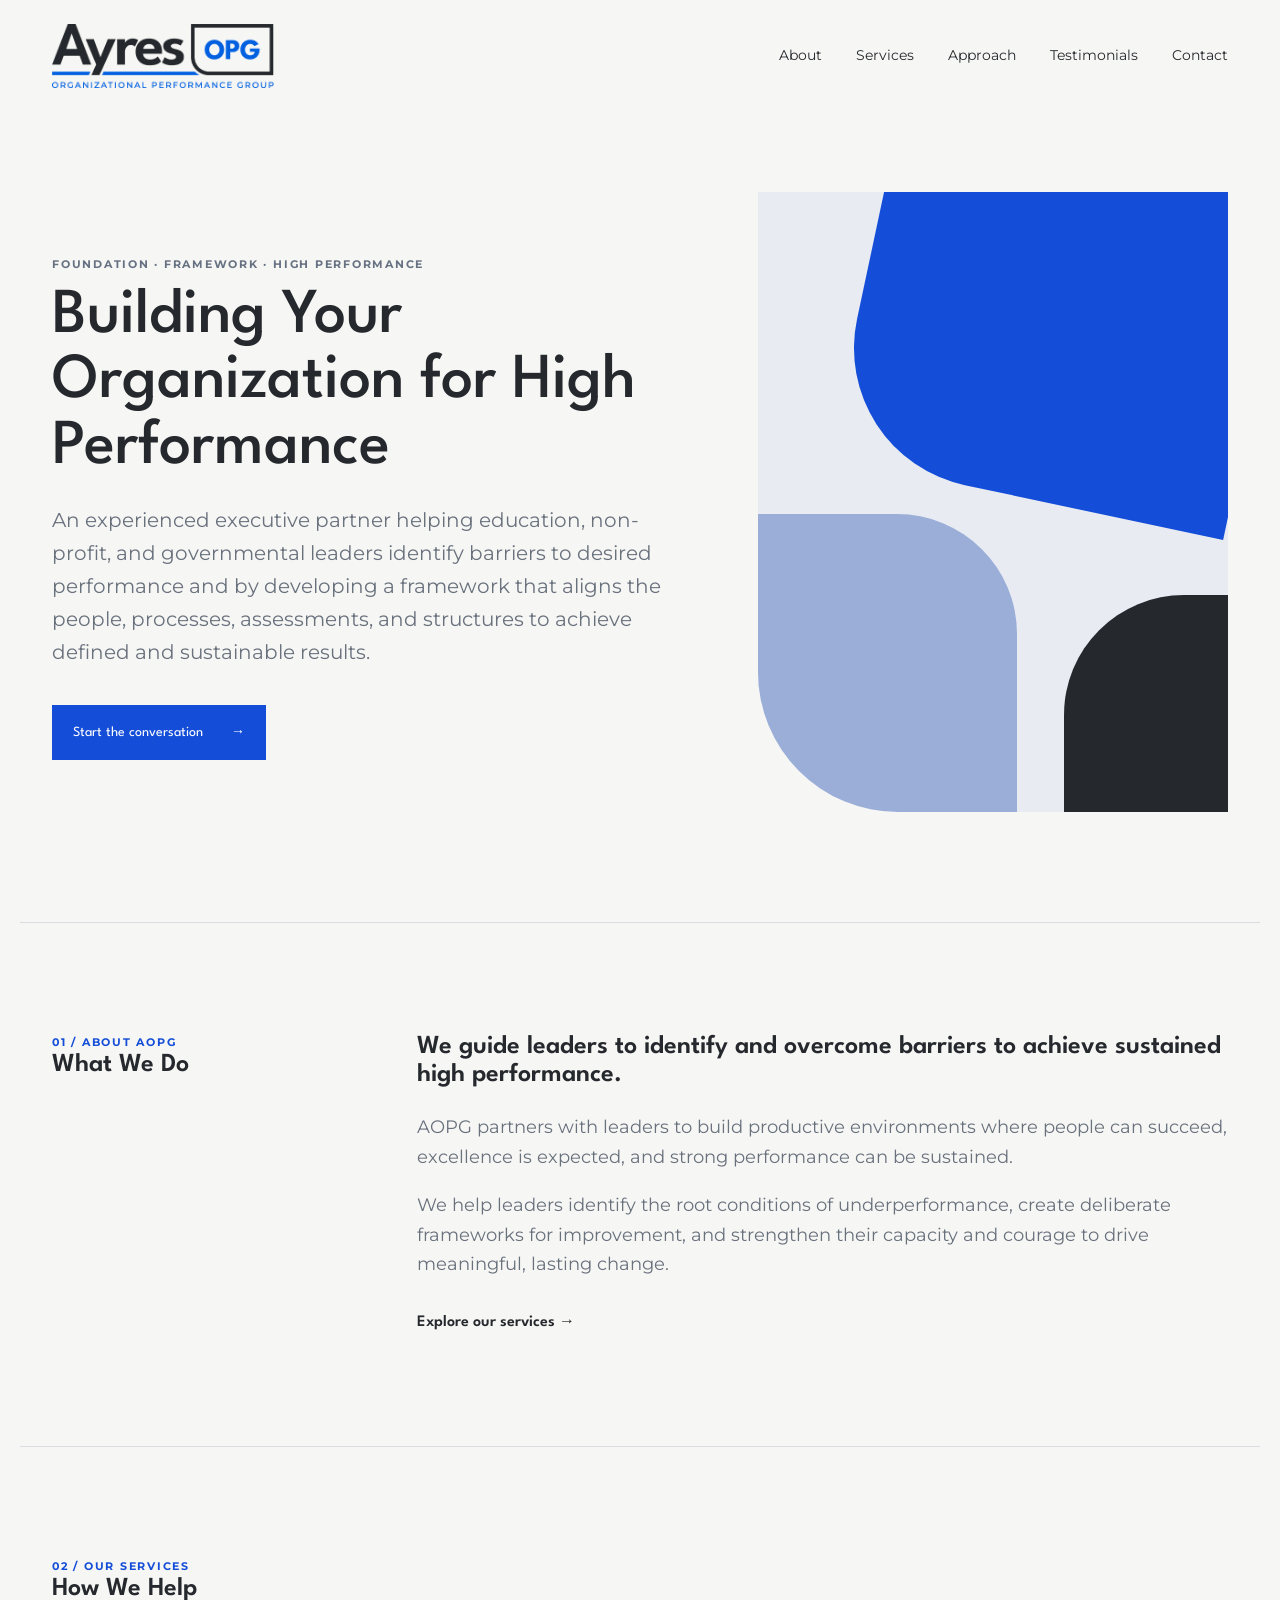
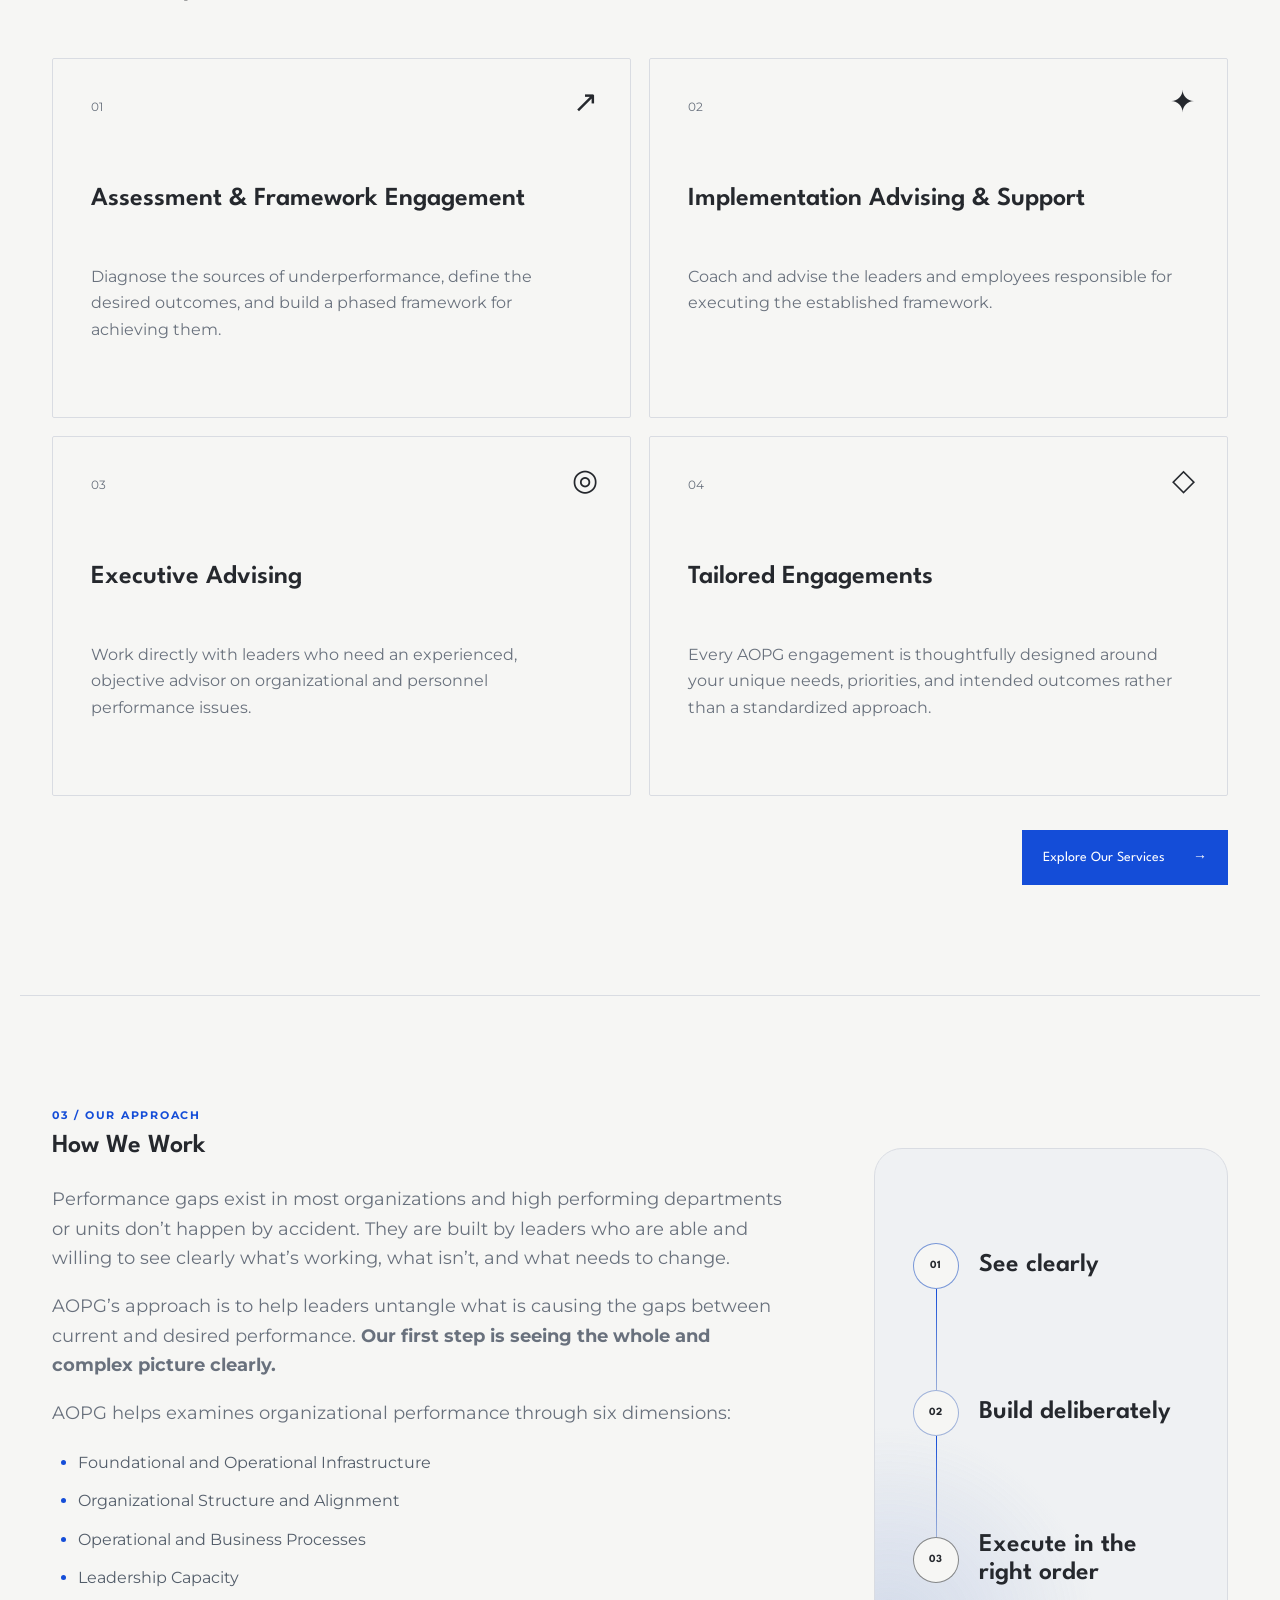
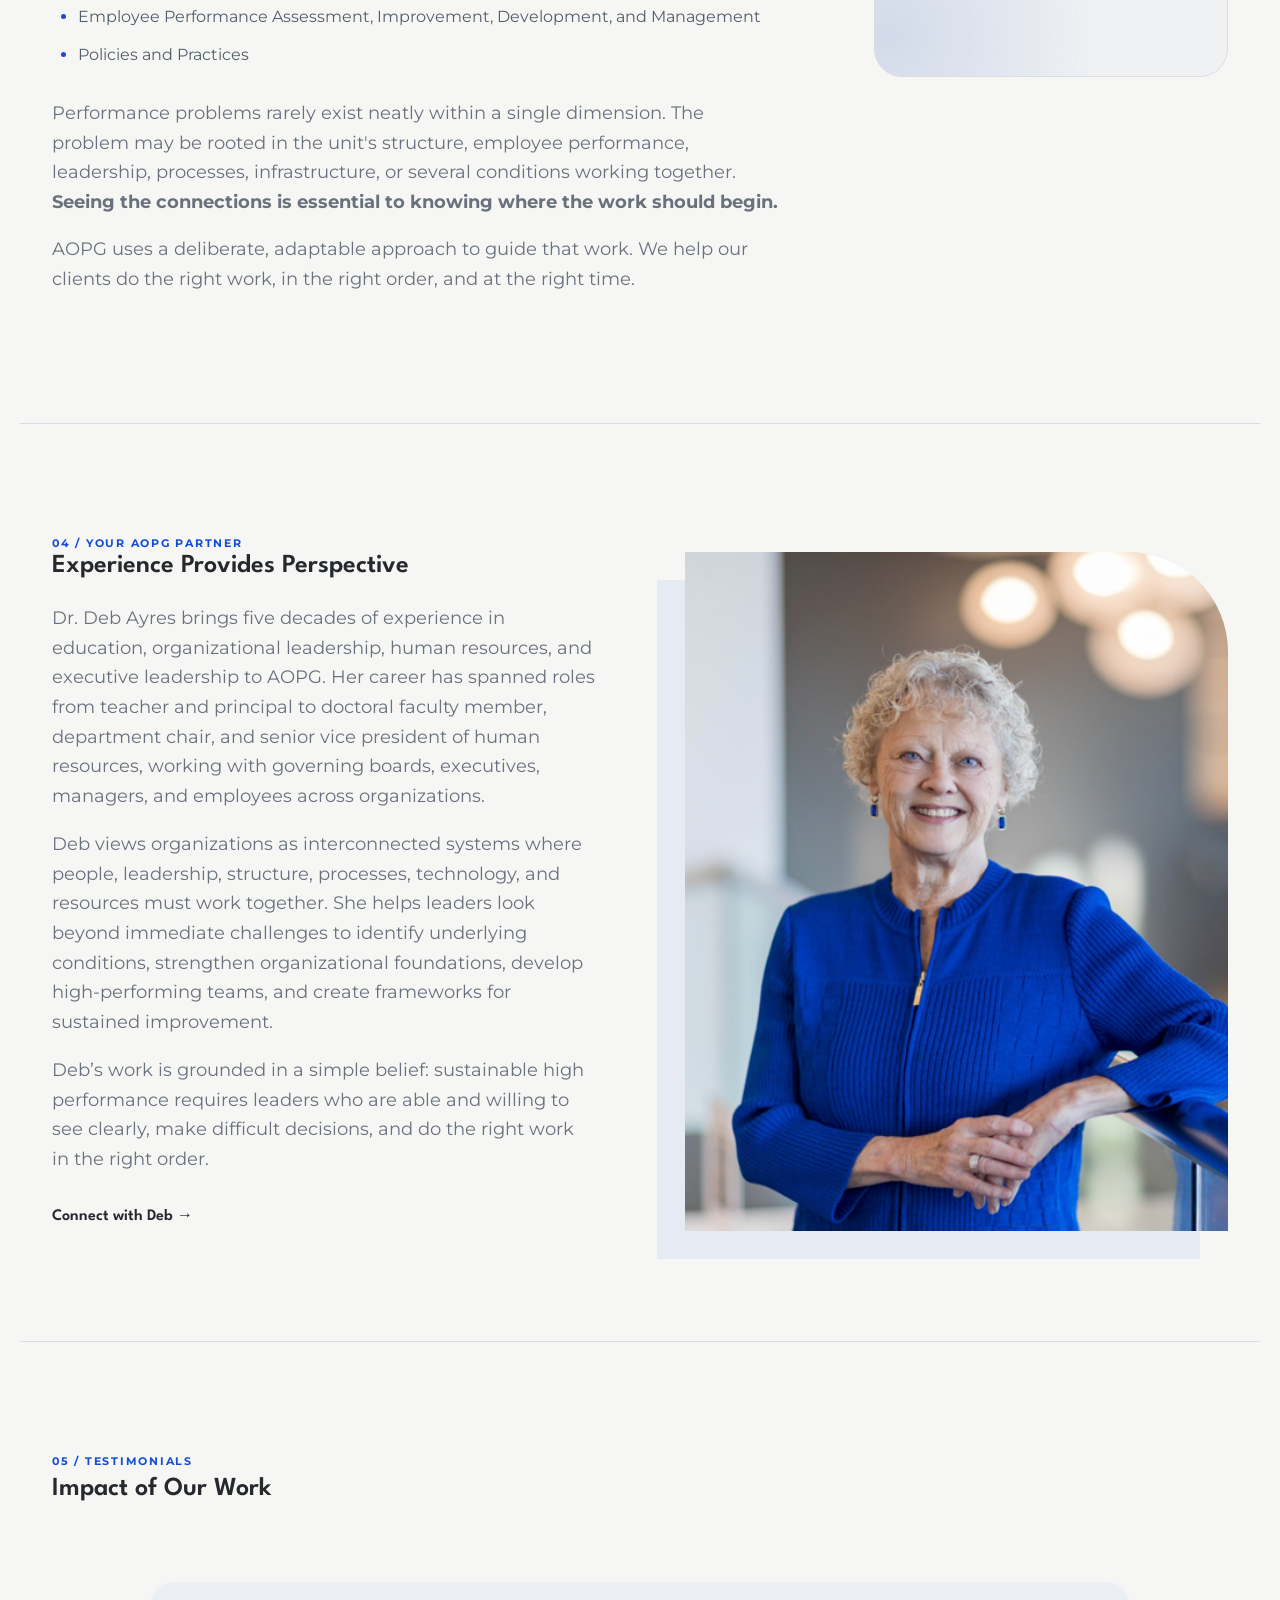
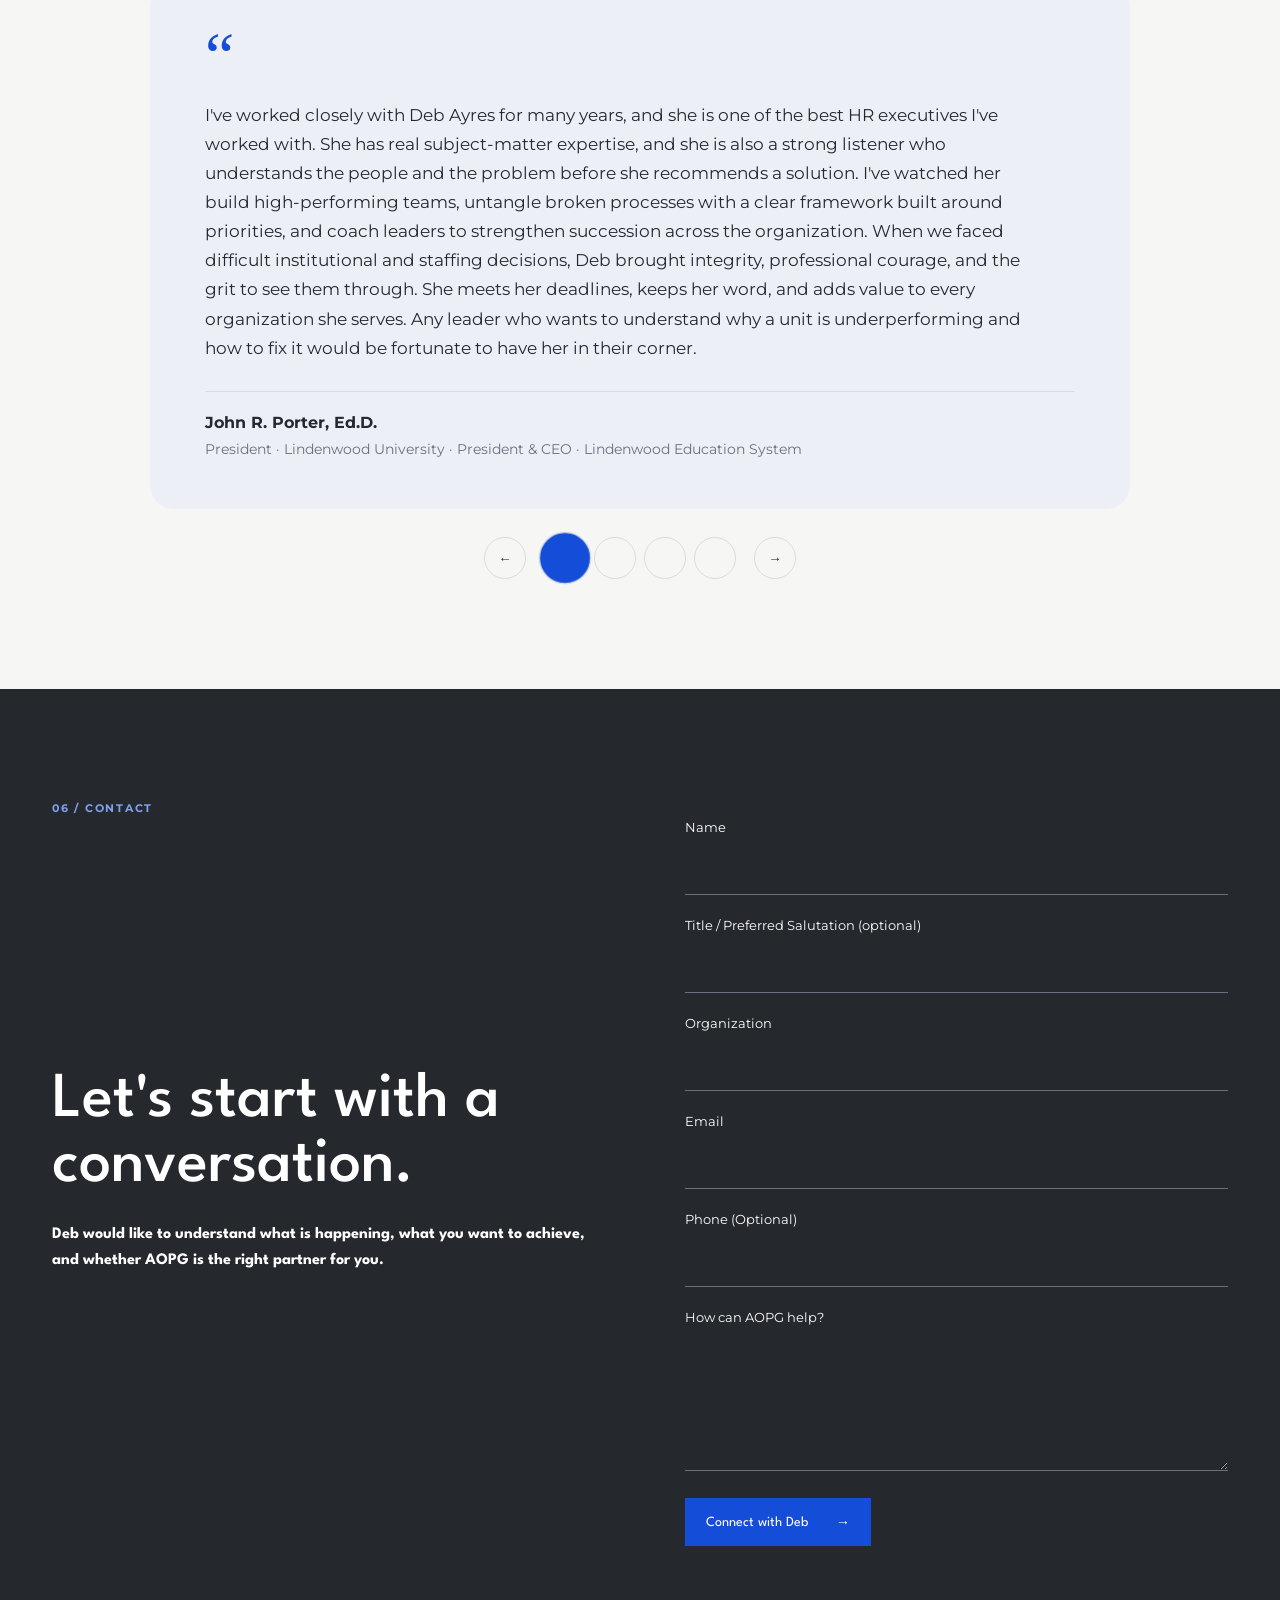
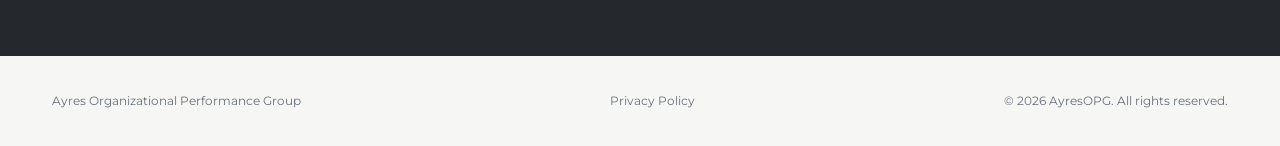
<file: index.html>
<!doctype html>
<html lang="en">
<head>
  <meta charset="utf-8">
  <meta name="viewport" content="width=device-width, initial-scale=1">
  <meta name="description" content="Ayres Organizational Performance Group">
  <title>Ayres Organizational Performance Group</title>
  <link rel="preconnect" href="https://fonts.googleapis.com">
  <link rel="preconnect" href="https://fonts.gstatic.com" crossorigin>
  <link href="https://fonts.googleapis.com/css2?family=League+Spartan:wght@400;500;600;700&family=Montserrat:wght@400;500;600;700&display=swap" rel="stylesheet">
  <!-- Favicons -->
  <link rel="icon" type="image/png" sizes="32x32" href="favicon-32x32.png">
  <link rel="icon" type="image/png" sizes="16x16" href="favicon-16x16.png">
  <link rel="stylesheet" href="styles.css">
</head>
<body>
  <header class="site-header">
    <a class="brand" href="#top" aria-label="Ayres Organizational Performance Group home"><img src="logo1.png" alt="Ayres OPG"></a>
    <button class="menu-toggle" aria-expanded="false" aria-controls="site-nav">Menu</button>
    <nav id="site-nav" class="site-nav">
      <a href="#about">About</a>
      <a href="#services">Services</a>
      <a href="#approach">Approach</a>
      <a href="#testimonials">Testimonials</a>
      <a href="#contact" >Contact</a>
      <!-- <a class="nav-detail-link" href="services.html">Detailed Services</a> -->
    </nav>
  </header>

  <main id="top">
    <section class="hero section">
      <div class="hero-copy">
        <p class="eyebrow">Foundation · Framework · High Performance</p>
        <h2>Building Your Organization for High Performance</h2>
        <p class="lead">An experienced executive partner helping education, non-profit, and governmental leaders identify barriers to desired performance and by developing a framework that aligns the people, processes, assessments, and structures to achieve defined and sustainable results.</p>
        <a class="button" href="#contact">Start the conversation <span>→</span></a>
      </div>
      <div class="hero-art" aria-hidden="true">
        <div class="shape shape-one"></div>
        <div class="shape shape-two"></div>
        <div class="shape shape-three"></div>
      </div>
    </section>

<!-- 01 Intro Section -->

    <section id="about" class="intro section">
	<div class="section-heading">
      <div class="section-label">01 / About AOPG</div>
	  <h3>What We Do</h3>
	  <p></p>
	  </div>
      <div class="intro-content">
        <h3>We guide leaders to identify and overcome barriers to achieve sustained high performance.</h3>
        <p>AOPG partners with leaders to build productive environments where people can succeed, excellence is expected, and strong performance can be sustained.</p>
		<p>We help leaders identify the root conditions of underperformance, create deliberate frameworks for improvement, and strengthen their capacity and courage to drive meaningful, lasting change.</p>
        <a class="text-link" href="#services">Explore our services →</a>
      </div>
    </section>
	
<!-- End 01 Section -->

<!-- 02 Services Section -->

    <section id="services" class="services section">
      <div class="section-heading">
        <div class="section-label">02 / Our Services</div>
        <h3>How We Help</h3>
        <p></p>
      </div>

      <div class="service-grid">
        <article class="service-card">
          <span class="service-number">01</span>
          <div class="service-icon" aria-hidden="true"><span>↗</span></div>
          <h3>Assessment &amp; Framework Engagement</h3>
          <p>Diagnose the sources of underperformance, define the desired outcomes, and build a phased framework for achieving them.</p>
			<div class="service-hover-detail">AOPG helps leaders identify the causes of performance gaps, establish priorities, and build a deliberate framework for improvement—defining what needs to happen, in what order, and how success will be measured.</div>
          
        </article>
        <article class="service-card">
          <span class="service-number">02</span>
          <div class="service-icon" aria-hidden="true"><span>✦</span></div>
          <h3>Implementation Advising &amp; Support</h3>
          <p>Coach and advise the leaders and employees responsible for executing the established framework.</p>
			<div class="service-hover-detail">AOPG supports those responsible for the work as they put the framework into action. Advising and coaching help leaders navigate obstacles, assess progress, make necessary adjustments, and maintain focus on the desired outcomes. The client retains responsibility for execution.</div>
          
        </article>
        <article class="service-card">
          <span class="service-number">03</span>
          <div class="service-icon" aria-hidden="true"><span>◎</span></div>
          <h3>Executive Advising</h3>
          <p>Work directly with leaders who need an experienced, objective advisor on organizational and personnel performance issues.</p>
			<div class="service-hover-detail">Executive advising is integrated throughout AOPG engagements and is also available as a stand-alone service. Leaders can use AOPG as a trusted partner when evaluating difficult organizational or personnel issues, considering alternatives, making decisions, or determining the best path forward.</div>
          
        </article>
        <article class="service-card">
          <span class="service-number">04</span>
          <div class="service-icon" aria-hidden="true"><span>◇</span></div>
          <h3>Tailored Engagements</h3>
          <p>Every AOPG engagement is thoughtfully designed around your unique needs, priorities, and intended outcomes rather than a standardized approach.</p>
			<div class="service-hover-detail">Our work is driven by the information and understanding required to responsibly define the engagement to achieve your intended outcomes; not by a standardized template applied to all circumstances.  Recommended services will align with the breadth, depth, and level of engagement you request.</div>
          
        </article>
      </div>
      <div class="services-more">
        <a class="button" href="services.html">Explore Our Services <span>→</span></a>
      </div>
    </section>

<!-- End 02 Services Section -->

<!-- 03 Approach Section -->

    <section id="approach" class="split-section section">
      <div class="split-art" aria-hidden="true">
        <div class="abstract-circle"></div>
        <div class="abstract-square"></div>
      </div>
      <div class="split-copy">
        <div class="section-label">03 / Our Approach</div>
        <h3>How We Work</h3>
        <p>Performance gaps exist in most organizations and high performing departments or units don’t happen by accident. They are built by leaders who are able and willing to see clearly what’s working, what isn’t, and what needs to change.</p>
		<p>AOPG’s approach is to help leaders untangle what is causing the gaps between current and desired performance. <b>Our first step is seeing the whole and complex picture clearly.</b></p>
		<p>AOPG helps examines organizational performance through six dimensions:
		<ul>
			<li>Foundational and Operational Infrastructure</li>
			<li>Organizational Structure and Alignment</li>
			<li>Operational and Business Processes</li>
			<li>Leadership Capacity</li>
			<li>Employee Performance Assessment, Improvement, Development, and Management</li>
			<li>Policies and Practices</li>
		</ul></p>
		<p>Performance problems rarely exist neatly within a single dimension. The problem may be rooted in the unit's structure, employee performance, leadership, processes, infrastructure, or several conditions working together. <b>Seeing the connections is essential to knowing where the work should begin.</b></p>
		<p>AOPG uses a deliberate, adaptable approach to guide that work. We help our clients do the right work, in the right order, and at the right time.</p>
        
      </div>
    
      <div class="approach-visual" aria-hidden="true">
        <div class="approach-visual-line"></div>
        <div class="approach-step"><span>01</span><strong>See clearly</strong></div>
        <div class="approach-step"><span>02</span><strong>Build deliberately</strong></div>
        <div class="approach-step"><span>03</span><strong>Execute in the right order</strong></div>
      </div>
    </section>
	
<!-- End 03 Approach Section -->

<!-- 04 Leadership Section -->

    <section class="team section">
      <div class="section-label">04 / Your AOPG Partner</div>
      <div class="team-layout">
        <div>
          <h3>Experience Provides Perspective</h3>
          <p>Dr. Deb Ayres brings five decades of experience in education, organizational leadership, human resources, and executive leadership to AOPG. Her career has spanned roles from teacher and principal to doctoral faculty member, department chair, and senior vice president of human resources, working with governing boards, executives, managers, and employees across organizations.</p>
		  <p>Deb views organizations as interconnected systems where people, leadership, structure, processes, technology, and resources must work together. She helps leaders look beyond immediate challenges to identify underlying conditions, strengthen organizational foundations, develop high-performing teams, and create frameworks for sustained improvement.</p>
		  <p>Deb’s work is grounded in a simple belief: sustainable high performance requires leaders who are able and willing to see clearly, make difficult decisions, and do the right work in the right order.</p>
		  <a class="text-link" href="#contact">Connect with Deb →</a>
        </div>
        <div class="portrait-placeholder"><img src="https://hansentechllc.github.io/ayresopg/portrait.png" class="responsive-img" alt="Portrait of Deb Ayres"></div>
      </div>
    </section>

<!-- End 04 Leadership Section -->

<!-- 05 Testimonials Section -->

    <section id="testimonials" class="testimonials section">
      <div class="section-label">05 / Testimonials</div>
      <div class="testimonial-heading">
        <h3>Impact of Our Work</h3>
        <p></p>
      </div>

      <div class="testimonial-slider" aria-label="Client testimonials">
        <article class="testimonial-card active">
          <div class="quote-mark">“</div>
          <blockquote>I've worked closely with Deb Ayres for many years, and she is one of the best HR executives I've worked with. She has real subject-matter expertise, and she is also a strong listener who understands the people and the problem before she recommends a solution. I've watched her build high-performing teams, untangle broken processes with a clear framework built around priorities, and coach leaders to strengthen succession across the organization. When we faced difficult institutional and staffing decisions, Deb brought integrity, professional courage, and the grit to see them through. She meets her deadlines, keeps her word, and adds value to every organization she serves. Any leader who wants to understand why a unit is underperforming and how to fix it would be fortunate to have her in their corner. </blockquote>
          <div class="testimonial-person"><strong>John R. Porter, Ed.D.</strong><span>President · Lindenwood University · President & CEO · Lindenwood Education System</span></div>
        </article>
        <article class="testimonial-card">
          <div class="quote-mark">“</div>
          <blockquote>Dr. Ayres has a remarkable ability to balance the needs of an organization with the needs of its employees. She is knowledgeable, responsive, and always focused on finding practical solutions that support both the institution and its people. What I valued most was her willingness to challenge the status quo and look beyond the traditional way of doing things. She consistently brought innovative ideas and solutions to the table and was not afraid to ask the tough questions or challenge leadership to consider a bolder, better direction.<br><br>
She has a unique ability to take complex issues, see opportunities where others may see obstacles, and turn new ideas into practical strategies that move an organization forward. Her thoughtful approach, strong business acumen, and genuine commitment to employees made her an exceptional partner.<br><br>
Beyond her expertise, Dr. Ayres is the kind of leader and business partner people genuinely enjoy working with. I have no doubt that she will bring that same combination of insight, innovation, courage, and collaboration to her consulting work. Any organization looking for a strategic partner who will challenge conventional thinking and help them move confidently toward what’s next would be fortunate to work with her.</blockquote>
          <div class="testimonial-person"><strong>Jim Curran, MIB, GBDS</strong><span>Area Vice President · Gallagher St. Louis</span></div>
        </article>
        <article class="testimonial-card">
          <div class="quote-mark">“</div>
          <blockquote>I have had the privilege of working with Deb Ayres for nearly three decades.  Deb sees complex organizational challenges with remarkable clarity, leading to effective action plans that she and her team execute. Deb brings candor, sound judgment, and professional courage to her work with senior leaders, offering counsel that is both thoughtful and direct. She has a rare ability to cut through complexity, identify the decisions and actions that matter most, and keep leaders focused on achieving higher performance. Above all, Deb combines principled executive insight with an unwavering commitment to institutional excellence</blockquote>
          <div class="testimonial-person"><strong>Kevin McLaughlin, J.D.</strong><span>Co-Managing Partner · UB Greensfelder LLP</span></div>
        </article>
		<article class="testimonial-card">
          <div class="quote-mark">“</div>
          <blockquote>If your organization is struggling to understand why performance has stalled or what needs to change, Deb is exactly the type of advisor you want at the table. I have seen firsthand how effectively she evaluates talent, defines performance standards, strengthens team dynamics, and guides leaders through difficult organizational decisions. Deb combines strategic insight with a practical, people-centered approach that helps organizations make meaningful improvements without creating unnecessary upheaval. Her ability to align talent, culture, and organizational objectives consistently leads to stronger performance and better business outcomes. I recommend her without hesitation.</blockquote>
          <div class="testimonial-person"><strong>Edward Rataj, CCP, CECP, ACCP, MCCP</strong><span>Sr. Managing Director, Compensation Consulting · CBIZ</span></div>
        </article>
      </div>

      <div class="testimonial-controls">
        <button type="button" class="testimonial-prev" aria-label="Previous testimonial">←</button>
        <div class="testimonial-dots" aria-label="Choose testimonial"></div>
        <button type="button" class="testimonial-next" aria-label="Next testimonial">→</button>
      </div>
    </section>
	
<!-- End 05 Testimonials Section -->

<!-- 06 Contact Section -->

    <section id="contact" class="contact section">
      <div class="section-label">06 / Contact</div>
      <div class="contact-layout">
        <div>
          <h2>Let's start with a conversation.</h2>
          <p></p>
		  <h4>Deb would like to understand what is happening, what you want to achieve, and whether AOPG is the right partner for you.</h4>
          <!--<a class="button" href="mailto:hello@example.com">Start the Conversation <span>→</span></a>-->
        </div>
        <form class="contact-form" action="https://formspree.io/f/mrpepajr" method="POST">
          <input type="hidden" name="_subject" value="New AOPG website inquiry">
          <label>Name<input type="text" name="name" autocomplete="name" required></label>
		  <label>Title / Preferred Salutation (optional)<input type="text" name="title" autocomplete="title"></label>
		  <label>Organization<input type="text" name="organization" autocomplete="organization" required></label>
          <label>Email<input type="email" name="email" autocomplete="email" required></label>
		  <label>Phone (Optional)<input type="tel" name="phone" autocomplete="phone"></label>
          <label>How can AOPG help?<textarea name="message" rows="5" required></textarea></label>
          <button class="button" type="submit">Connect with Deb <span>→</span></button>
          <p class="form-status" role="status" aria-live="polite" hidden></p>
        </form>
      </div>
    </section>
	
<!-- End 06 Contact Section -->
	
  </main>

  <footer class="site-footer">
    <div>Ayres Organizational Performance Group</div>
    <!-- <div>Strategy · Leadership · Culture</div> -->
	<div><a href="privacy.html">Privacy Policy</a></div>
    <div>© 2026 AyresOPG. All rights reserved.</div>
  </footer>

  <script src="script.js"></script>
</body>
</html>
</file>
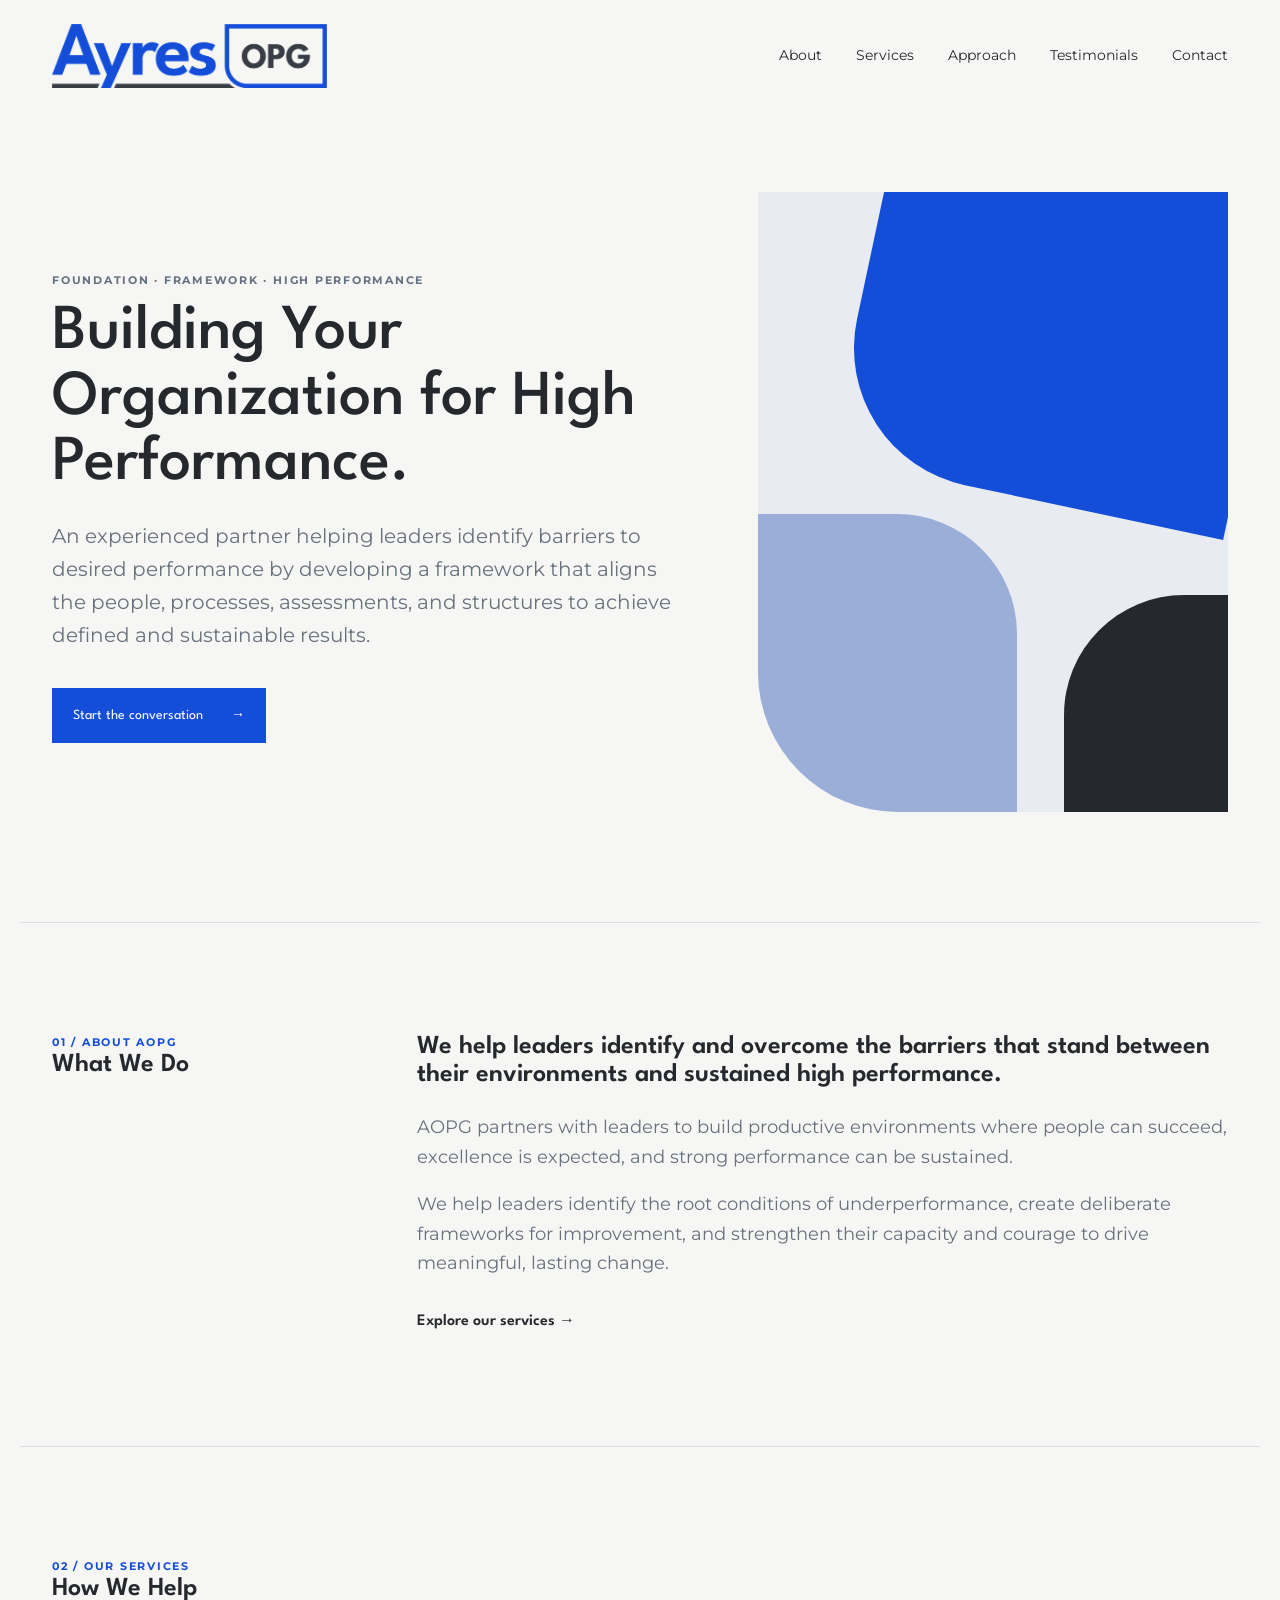
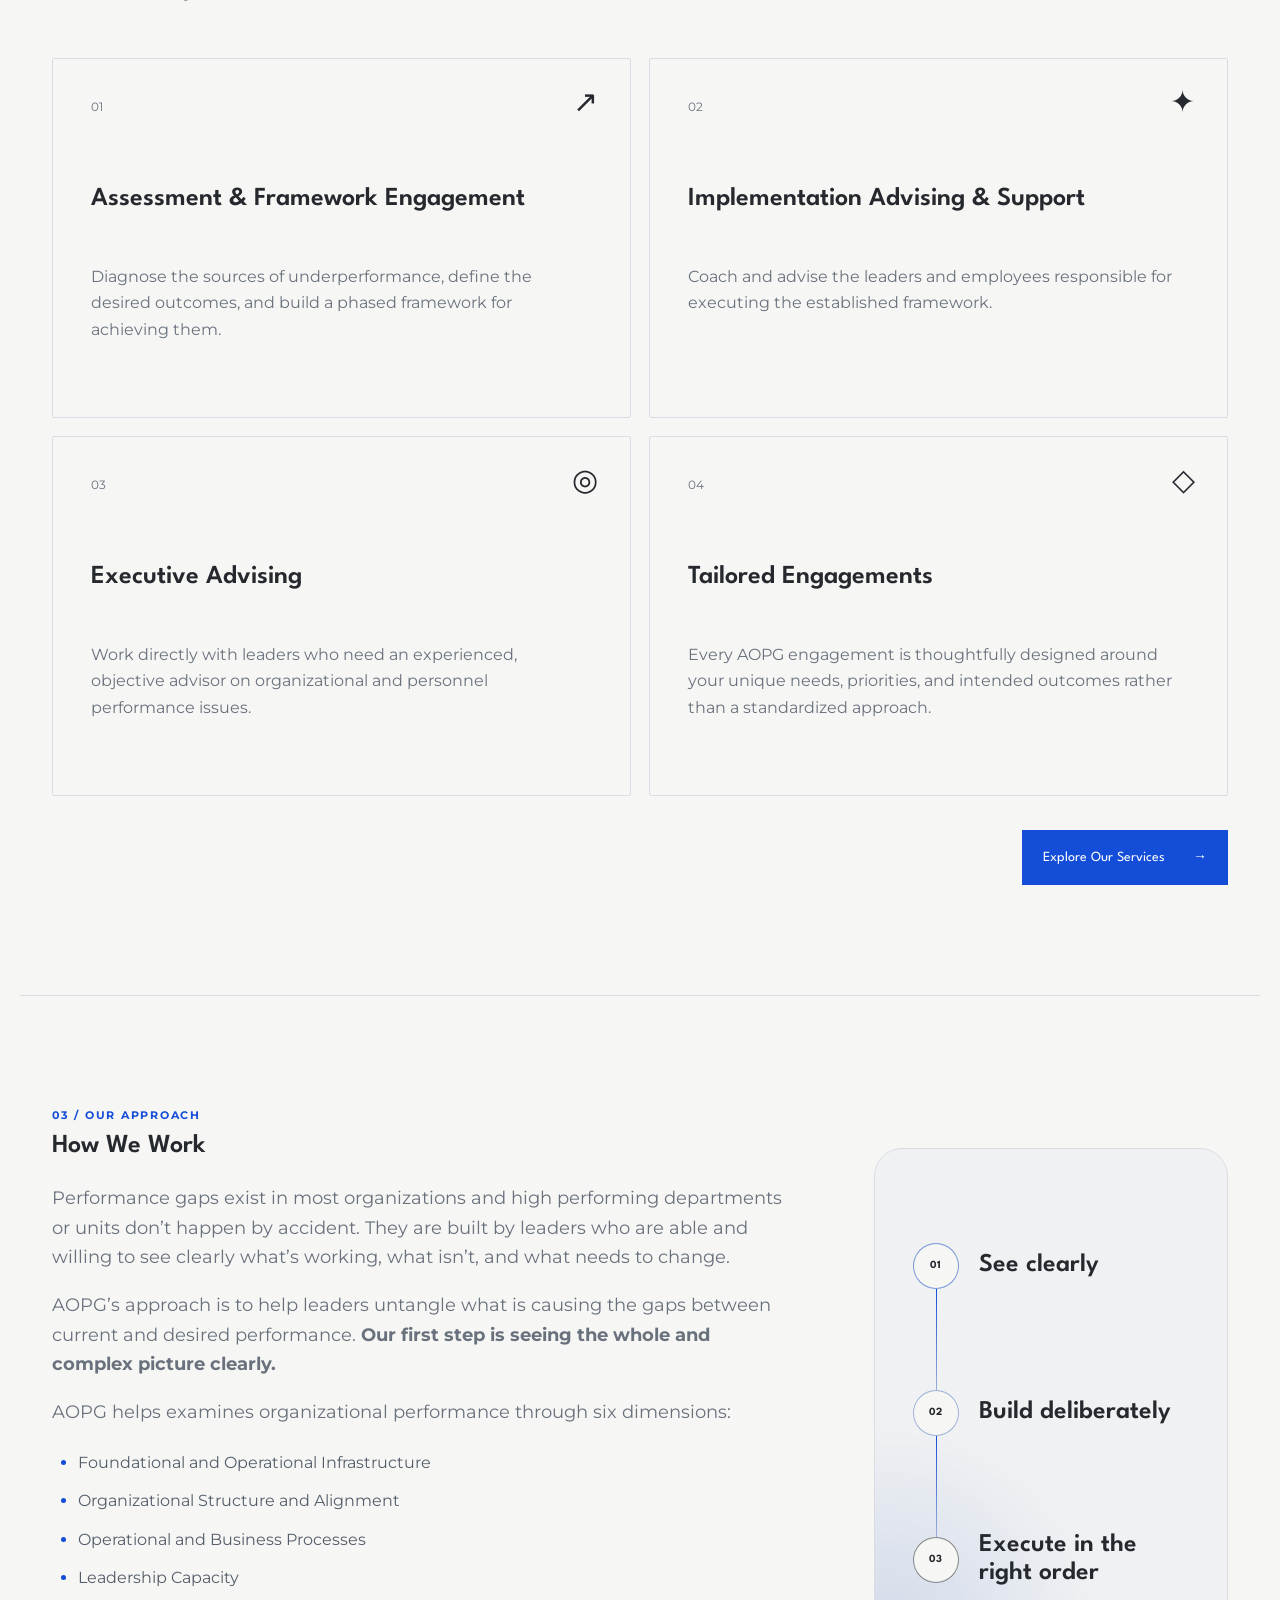
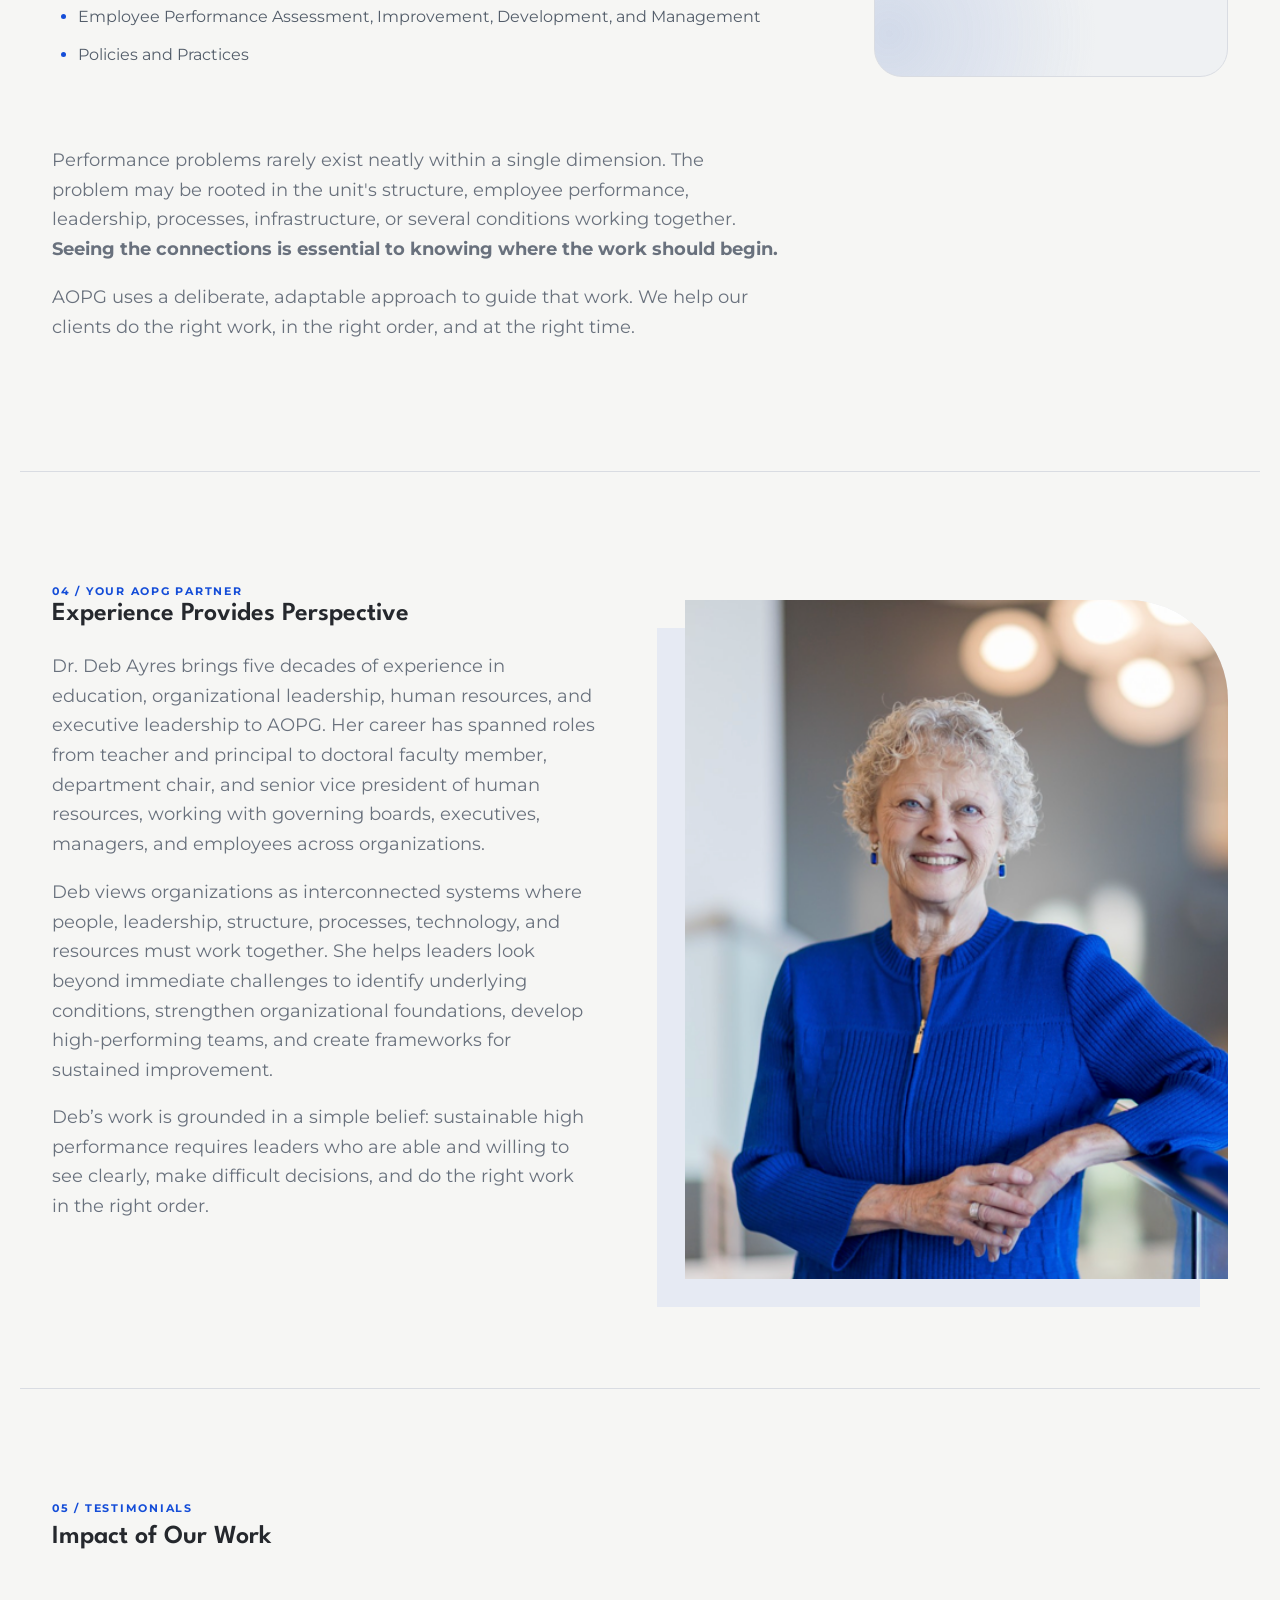
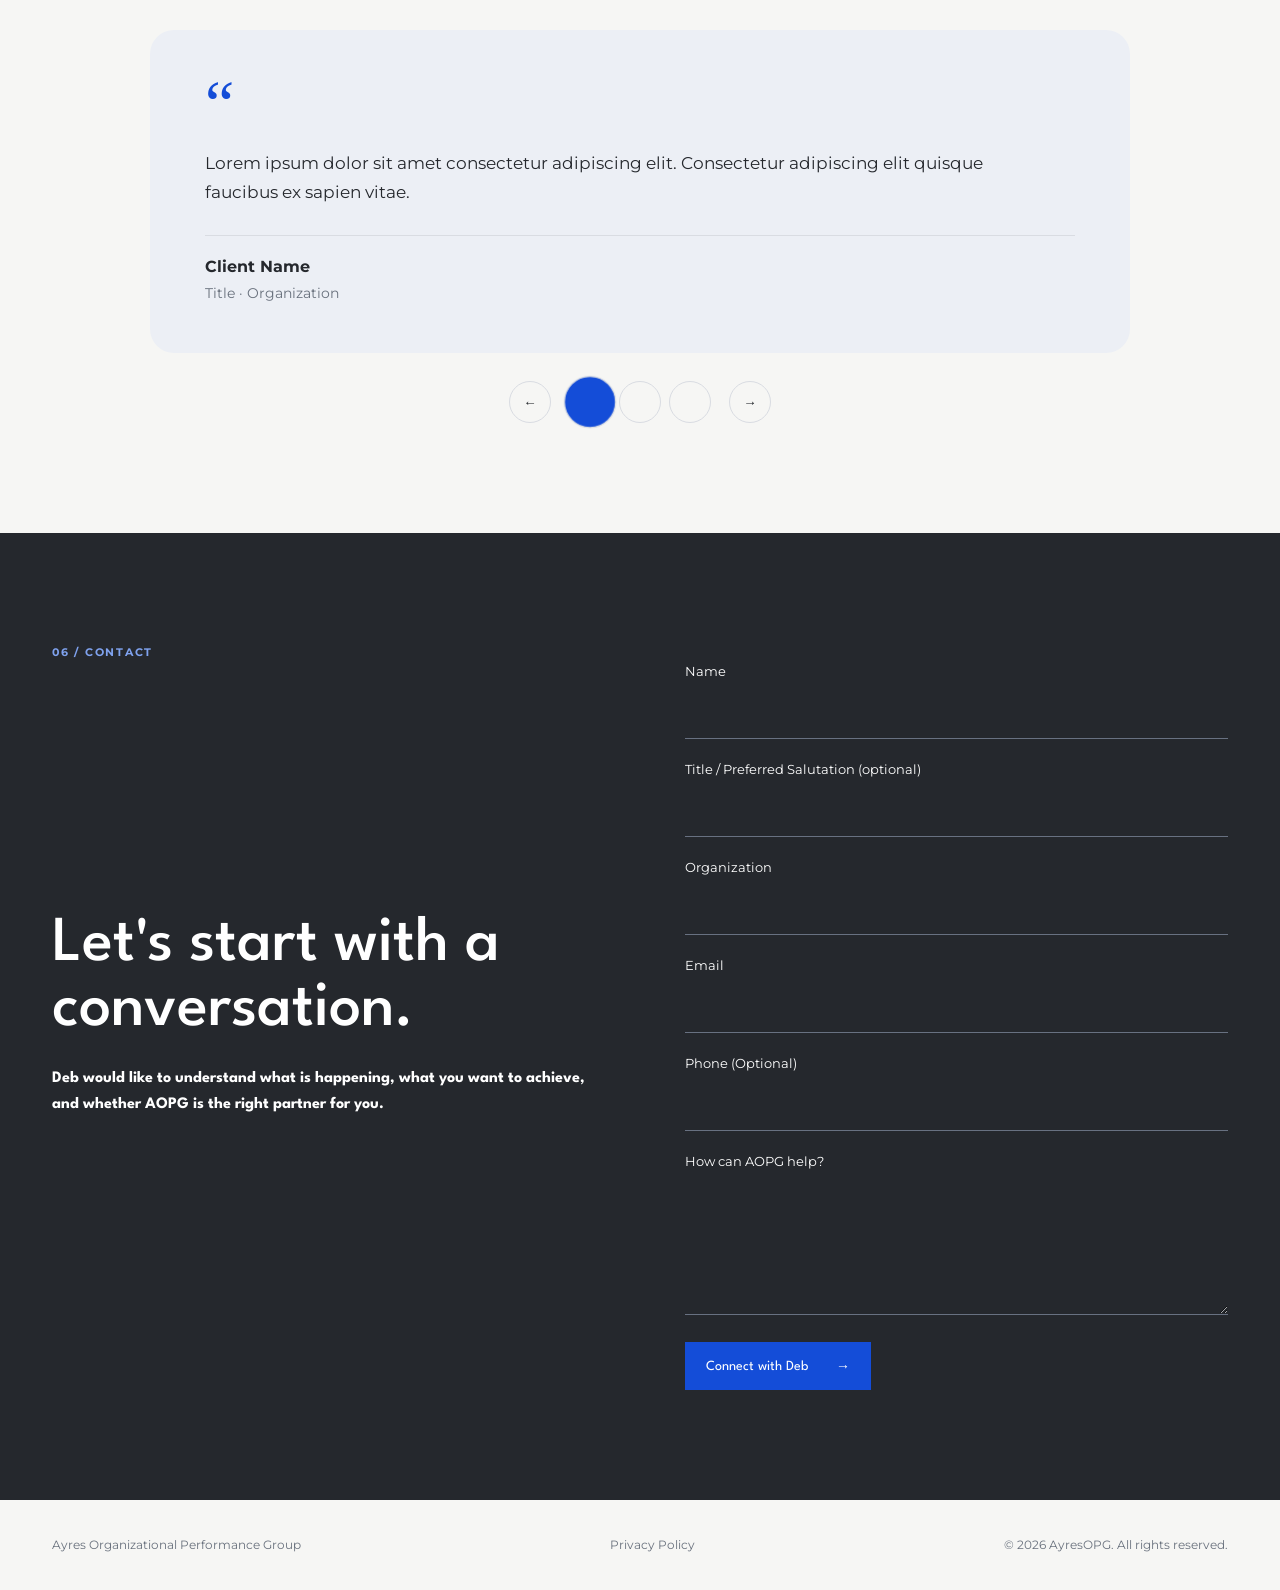
<file: index2.html>
<!doctype html>
<html lang="en">
<head>
  <meta charset="utf-8">
  <meta name="viewport" content="width=device-width, initial-scale=1">
  <meta name="description" content="Ayres Organizational Performance Group">
  <title>Ayres Organizational Performance Group</title>
  <link rel="preconnect" href="https://fonts.googleapis.com">
  <link rel="preconnect" href="https://fonts.gstatic.com" crossorigin>
  <link href="https://fonts.googleapis.com/css2?family=League+Spartan:wght@400;500;600;700&family=Montserrat:wght@400;500;600;700&display=swap" rel="stylesheet">
  <link rel="stylesheet" href="styles.css">
</head>
<body>
  <header class="site-header">
    <a class="brand" href="#top" aria-label="Ayres Organizational Performance Group home"><img src="logo2.png" alt="Ayres OPG"></a>
    <button class="menu-toggle" aria-expanded="false" aria-controls="site-nav">Menu</button>
    <nav id="site-nav" class="site-nav">
      <a href="#about">About</a>
      <a href="#services">Services</a>
      <a href="#approach">Approach</a>
      <a href="#testimonials">Testimonials</a>
      <a href="#contact" >Contact</a>
      <!-- <a class="nav-detail-link" href="services.html">Detailed Services</a> -->
    </nav>
  </header>

  <main id="top">
    <section class="hero section">
      <div class="hero-copy">
        <p class="eyebrow">Foundation · Framework · High Performance</p>
        <h2>Building Your Organization for High Performance.</h2>
        <p class="lead">An experienced partner helping leaders identify barriers to desired performance by developing a framework that aligns the people, processes, assessments, and structures to achieve defined and sustainable results.</p>
        <a class="button" href="#contact">Start the conversation <span>→</span></a>
      </div>
      <div class="hero-art" aria-hidden="true">
        <div class="shape shape-one"></div>
        <div class="shape shape-two"></div>
        <div class="shape shape-three"></div>
      </div>
    </section>

<!-- 01 Intro Section -->

    <section id="about" class="intro section">
	<div class="section-heading">
      <div class="section-label">01 / About AOPG</div>
	  <h3>What We Do</h3>
	  <p></p>
	  </div>
      <div class="intro-content">
        <h3>We help leaders identify and overcome the barriers that stand between their environments and sustained high performance.</h3>
        <p>AOPG partners with leaders to build productive environments where people can succeed, excellence is expected, and strong performance can be sustained.</p>
		<p>We help leaders identify the root conditions of underperformance, create deliberate frameworks for improvement, and strengthen their capacity and courage to drive meaningful, lasting change.</p>
        <a class="text-link" href="#services">Explore our services →</a>
      </div>
    </section>
	
<!-- End 01 Section -->

<!-- 02 Services Section -->

    <section id="services" class="services section">
      <div class="section-heading">
        <div class="section-label">02 / Our Services</div>
        <h3>How We Help</h3>
        <p></p>
      </div>

      <div class="service-grid">
        <article class="service-card">
          <span class="service-number">01</span>
          <div class="service-icon" aria-hidden="true"><span>↗</span></div>
          <h3>Assessment &amp; Framework Engagement</h3>
          <p>Diagnose the sources of underperformance, define the desired outcomes, and build a phased framework for achieving them.</p>
			<div class="service-hover-detail">AOPG helps leaders identify the causes of performance gaps, establish priorities, and build a deliberate framework for improvement—defining what needs to happen, in what order, and how success will be measured.</div>
          
        </article>
        <article class="service-card">
          <span class="service-number">02</span>
          <div class="service-icon" aria-hidden="true"><span>✦</span></div>
          <h3>Implementation Advising &amp; Support</h3>
          <p>Coach and advise the leaders and employees responsible for executing the established framework.</p>
			<div class="service-hover-detail">AOPG supports those responsible for the work as they put the framework into action. Advising and coaching help leaders navigate obstacles, assess progress, make necessary adjustments, and maintain focus on the desired outcomes. The client retains responsibility for execution.</div>
          
        </article>
        <article class="service-card">
          <span class="service-number">03</span>
          <div class="service-icon" aria-hidden="true"><span>◎</span></div>
          <h3>Executive Advising</h3>
          <p>Work directly with leaders who need an experienced, objective advisor on organizational and personnel performance issues.</p>
			<div class="service-hover-detail">Executive advising is integrated throughout AOPG engagements and is also available as a stand-alone service. Leaders can use AOPG as a trusted partner when evaluating difficult organizational or personnel issues, considering alternatives, making decisions, or determining the best path forward.</div>
          
        </article>
        <article class="service-card">
          <span class="service-number">04</span>
          <div class="service-icon" aria-hidden="true"><span>◇</span></div>
          <h3>Tailored Engagements</h3>
          <p>Every AOPG engagement is thoughtfully designed around your unique needs, priorities, and intended outcomes rather than a standardized approach.</p>
			<div class="service-hover-detail">Our work is driven by the information and understanding required to responsibly define the engagement to achieve your intended outcomes; not by a standardized template applied to all circumstances.  Recommended services will align with the breadth, depth, and level of engagement you request.</div>
          
        </article>
      </div>
      <div class="services-more">
        <a class="button" href="services.html">Explore Our Services <span>→</span></a>
      </div>
    </section>

<!-- End 02 Services Section -->

<!-- 03 Approach Section -->

    <section id="approach" class="split-section section">
      <div class="split-art" aria-hidden="true">
        <div class="abstract-circle"></div>
        <div class="abstract-square"></div>
      </div>
      <div class="split-copy">
        <div class="section-label">03 / Our Approach</div>
        <h3>How We Work</h3>
        <p>Performance gaps exist in most organizations and high performing departments or units don’t happen by accident. They are built by leaders who are able and willing to see clearly what’s working, what isn’t, and what needs to change.</p>
		<p>AOPG’s approach is to help leaders untangle what is causing the gaps between current and desired performance. <b>Our first step is seeing the whole and complex picture clearly.</b></p>
		<p>AOPG helps examines organizational performance through six dimensions:
		<ul>
			<li>Foundational and Operational Infrastructure</li>
			<li>Organizational Structure and Alignment</li>
			<li>Operational and Business Processes</li>
			<li>Leadership Capacity</li>
			<li>Employee Performance Assessment, Improvement, Development, and Management</li>
			<li>Policies and Practices</li></p>
		</ul>
		<p>Performance problems rarely exist neatly within a single dimension. The problem may be rooted in the unit's structure, employee performance, leadership, processes, infrastructure, or several conditions working together. <b>Seeing the connections is essential to knowing where the work should begin.</b></p>
		<p>AOPG uses a deliberate, adaptable approach to guide that work. We help our clients do the right work, in the right order, and at the right time.</p>
        
      </div>
    
      <div class="approach-visual" aria-hidden="true">
        <div class="approach-visual-line"></div>
        <div class="approach-step"><span>01</span><strong>See clearly</strong></div>
        <div class="approach-step"><span>02</span><strong>Build deliberately</strong></div>
        <div class="approach-step"><span>03</span><strong>Execute in the right order</strong></div>
      </div>
    </section>
	
<!-- End 03 Approach Section -->

<!-- 04 Leadership Section -->

    <section class="team section">
      <div class="section-label">04 / Your AOPG Partner</div>
      <div class="team-layout">
        <div>
          <h3>Experience Provides Perspective</h3>
          <p>Dr. Deb Ayres brings five decades of experience in education, organizational leadership, human resources, and executive leadership to AOPG. Her career has spanned roles from teacher and principal to doctoral faculty member, department chair, and senior vice president of human resources, working with governing boards, executives, managers, and employees across organizations.</p>
		  <p>Deb views organizations as interconnected systems where people, leadership, structure, processes, technology, and resources must work together. She helps leaders look beyond immediate challenges to identify underlying conditions, strengthen organizational foundations, develop high-performing teams, and create frameworks for sustained improvement.</p>
		  <p>Deb’s work is grounded in a simple belief: sustainable high performance requires leaders who are able and willing to see clearly, make difficult decisions, and do the right work in the right order.</p>
		  <a class="text-link" href="#contact">Connect with Deb →</a>
        </div>
        <div class="portrait-placeholder"><img src="https://hansentechllc.github.io/ayresopg/portrait.png" class="responsive-img" alt="Portrait of Deb Ayres"></div>
      </div>
    </section>

<!-- End 04 Leadership Section -->

<!-- 05 Testimonials Section -->

    <section id="testimonials" class="testimonials section">
      <div class="section-label">05 / Testimonials</div>
      <div class="testimonial-heading">
        <h3>Impact of Our Work</h3>
        <p></p>
      </div>

      <div class="testimonial-slider" aria-label="Client testimonials">
        <article class="testimonial-card active">
          <div class="quote-mark">“</div>
          <blockquote>Lorem ipsum dolor sit amet consectetur adipiscing elit. Consectetur adipiscing elit quisque faucibus ex sapien vitae. </blockquote>
          <div class="testimonial-person"><strong>Client Name</strong><span>Title · Organization</span></div>
        </article>
        <article class="testimonial-card">
          <div class="quote-mark">“</div>
          <blockquote>Lorem ipsum dolor sit amet consectetur adipiscing elit. Dolor sit amet consectetur adipiscing elit quisque faucibus.</blockquote>
          <div class="testimonial-person"><strong>Client Name</strong><span>Title · Organization</span></div>
        </article>
        <article class="testimonial-card">
          <div class="quote-mark">“</div>
          <blockquote>Lorem ipsum dolor sit amet consectetur adipiscing elit. </blockquote>
          <div class="testimonial-person"><strong>Client Name</strong><span>Title · Organization</span></div>
        </article>
      </div>

      <div class="testimonial-controls">
        <button type="button" class="testimonial-prev" aria-label="Previous testimonial">←</button>
        <div class="testimonial-dots" aria-label="Choose testimonial"></div>
        <button type="button" class="testimonial-next" aria-label="Next testimonial">→</button>
      </div>
    </section>
	
<!-- End 05 Testimonials Section -->

<!-- 06 Contact Section -->

    <section id="contact" class="contact section">
      <div class="section-label">06 / Contact</div>
      <div class="contact-layout">
        <div>
          <h2>Let's start with a conversation.</h2>
          <p></p>
		  <h4>Deb would like to understand what is happening, what you want to achieve, and whether AOPG is the right partner for you.</h4>
          <!--<a class="button" href="mailto:hello@example.com">Start the Conversation <span>→</span></a>-->
        </div>
        <form class="contact-form" action="#" method="post">
          <label>Name<input type="text" name="name" autocomplete="name" required></label>
		  <label>Title / Preferred Salutation (optional)<input type="text" name="title" autocomplete="title"></label>
		  <label>Organization<input type="text" name="organization" autocomplete="organization" required></label>
          <label>Email<input type="email" name="email" autocomplete="email" required></label>
		  <label>Phone (Optional)<input type="phone" name="phone" autocomplete="phone"></label>
          <label>How can AOPG help?<textarea name="message" rows="5" required></textarea></label>
          <button class="button" type="submit">Connect with Deb <span>→</span></button>
        </form>
      </div>
    </section>
	
<!-- End 06 Contact Section -->
	
  </main>

  <footer class="site-footer">
    <div>Ayres Organizational Performance Group</div>
    <!-- <div>Strategy · Leadership · Culture</div> -->
	<div><a href="https://google.com">Privacy Policy</a></div>
    <div>© 2026 AyresOPG. All rights reserved.</div>
  </footer>

  <script src="script.js"></script>
</body>
</html>
</file>
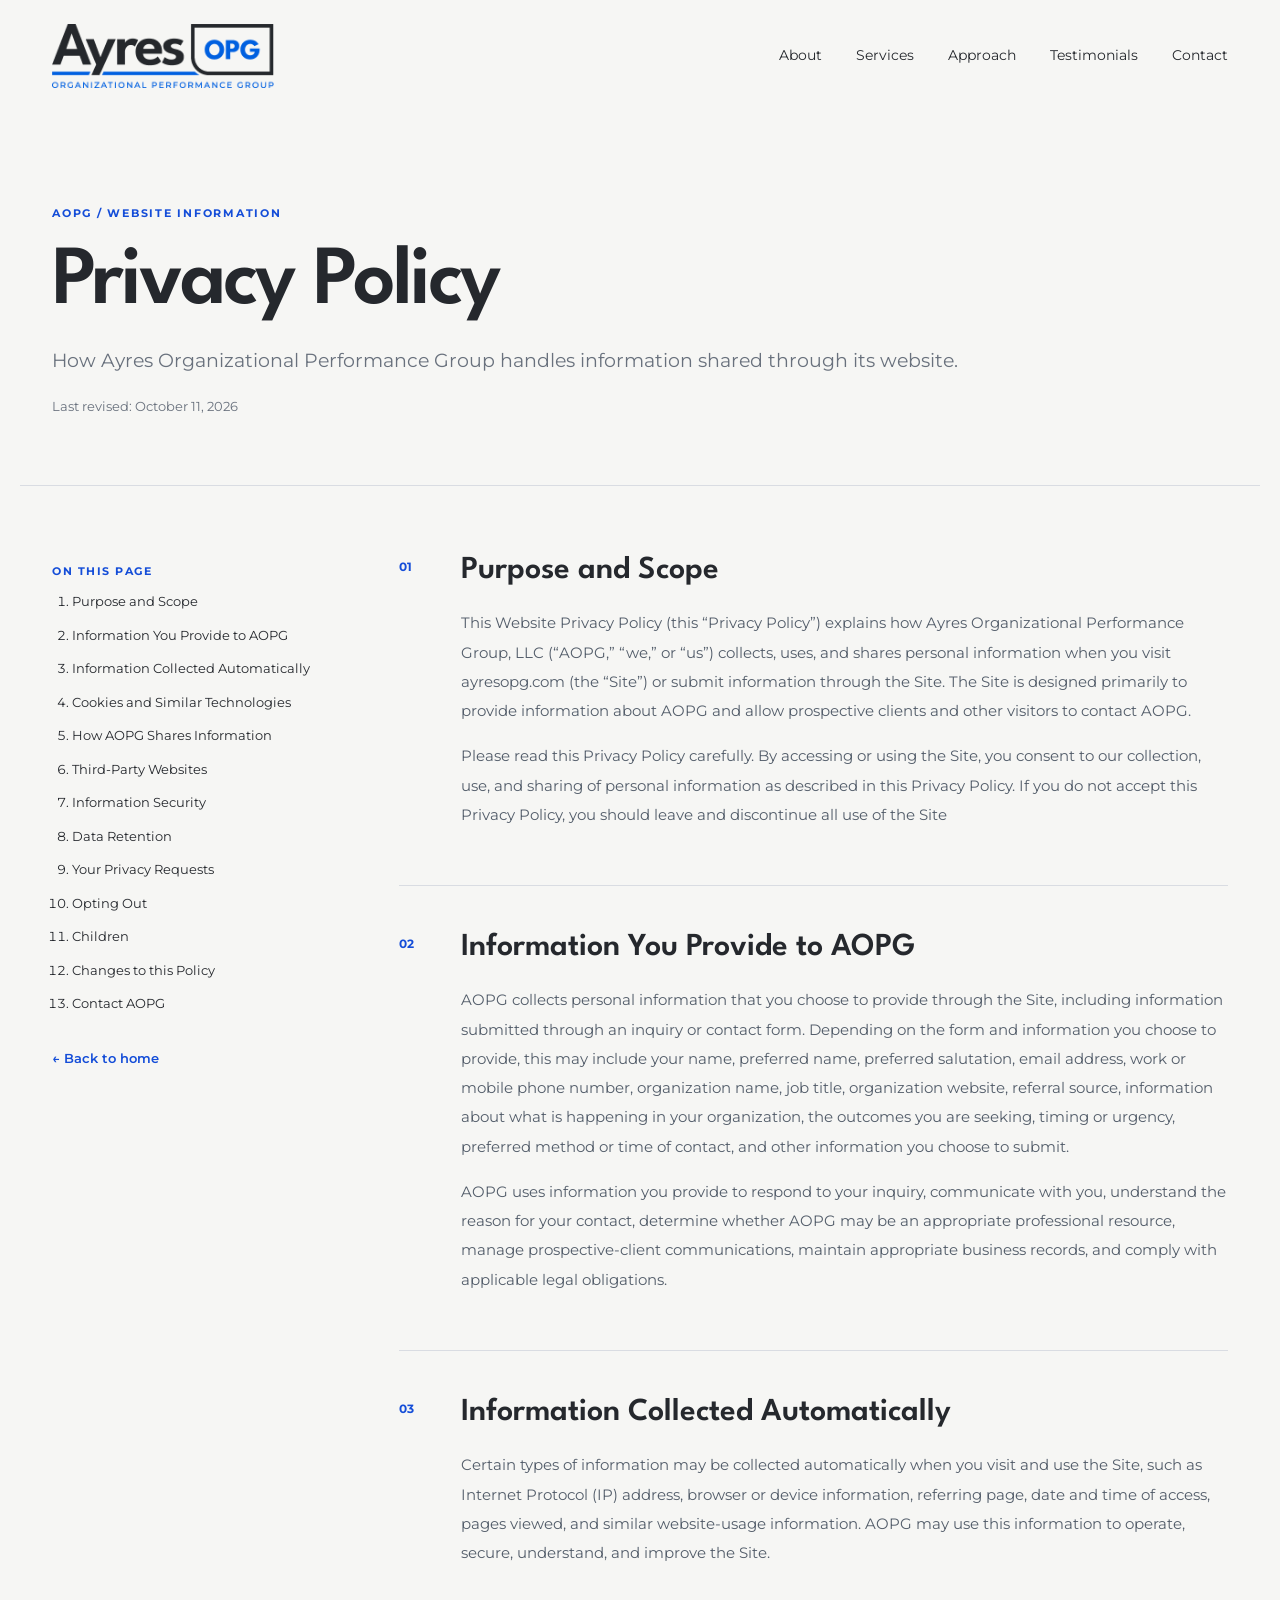
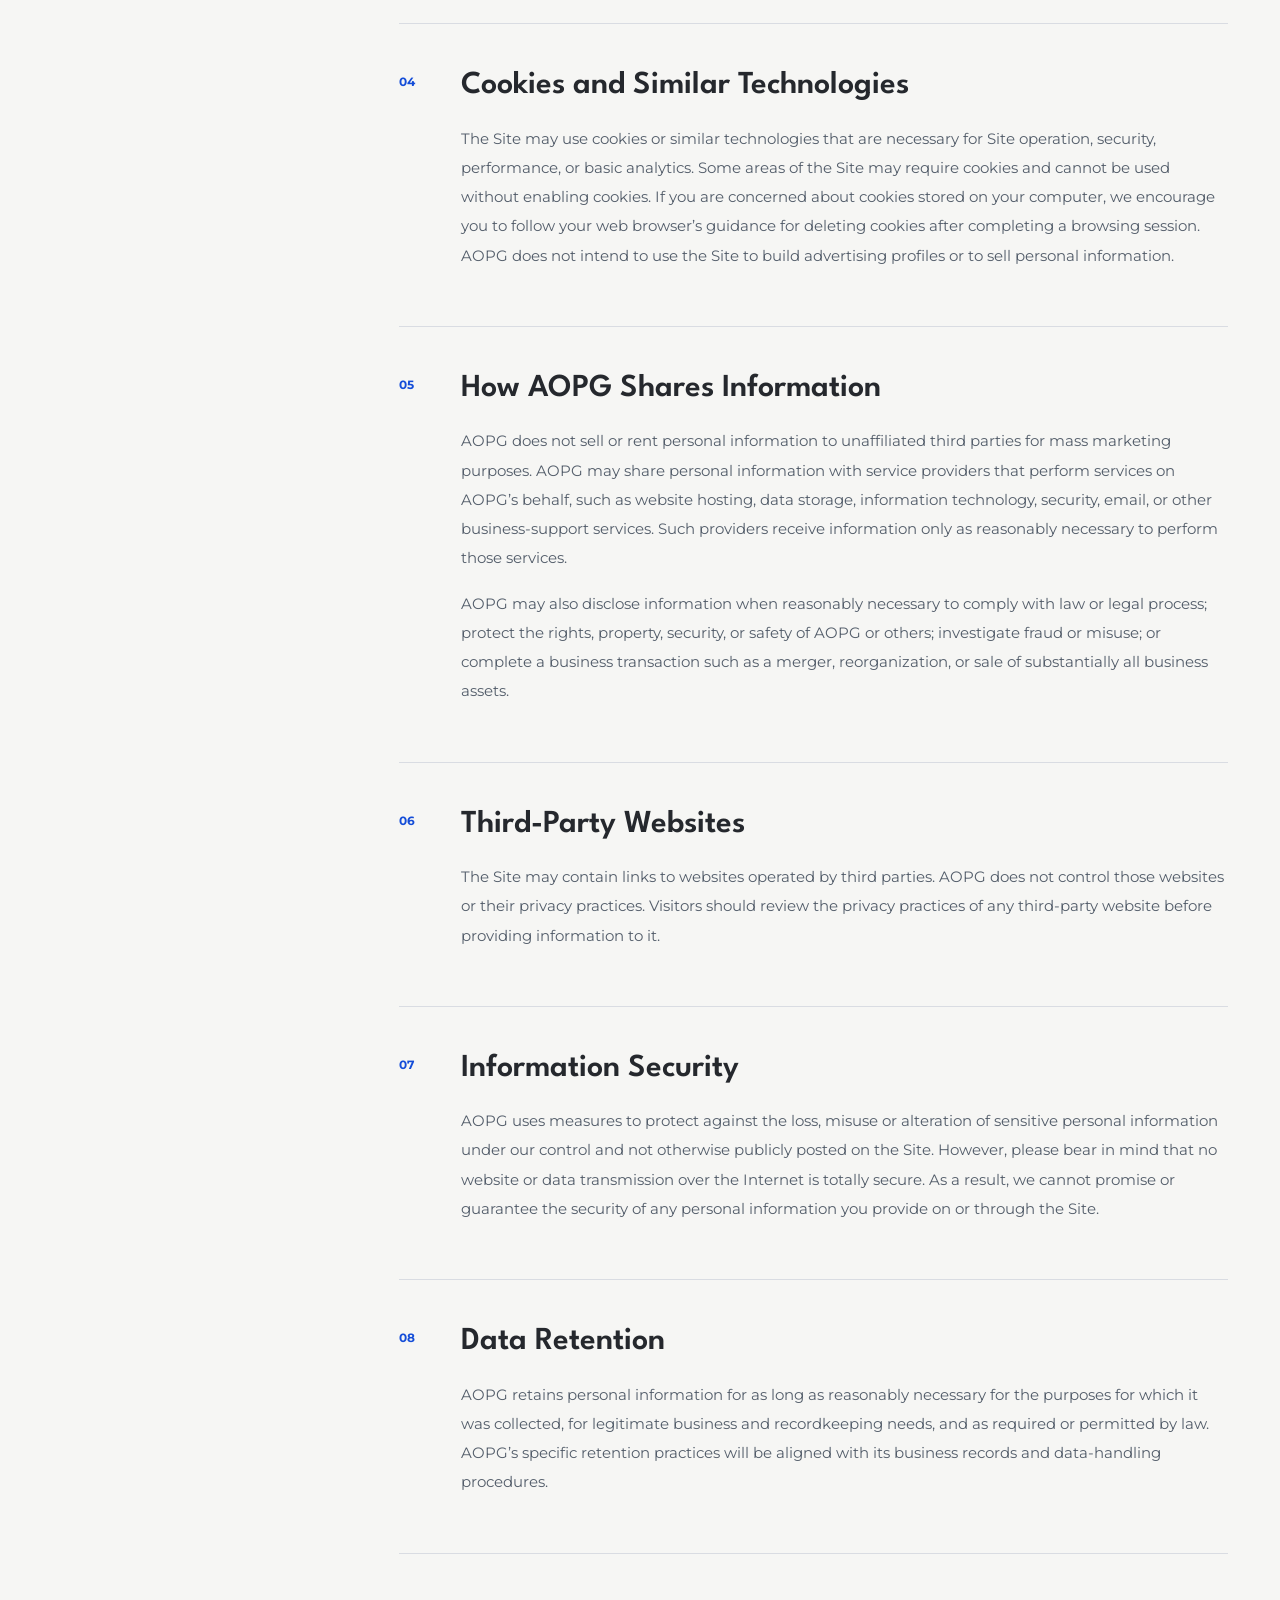
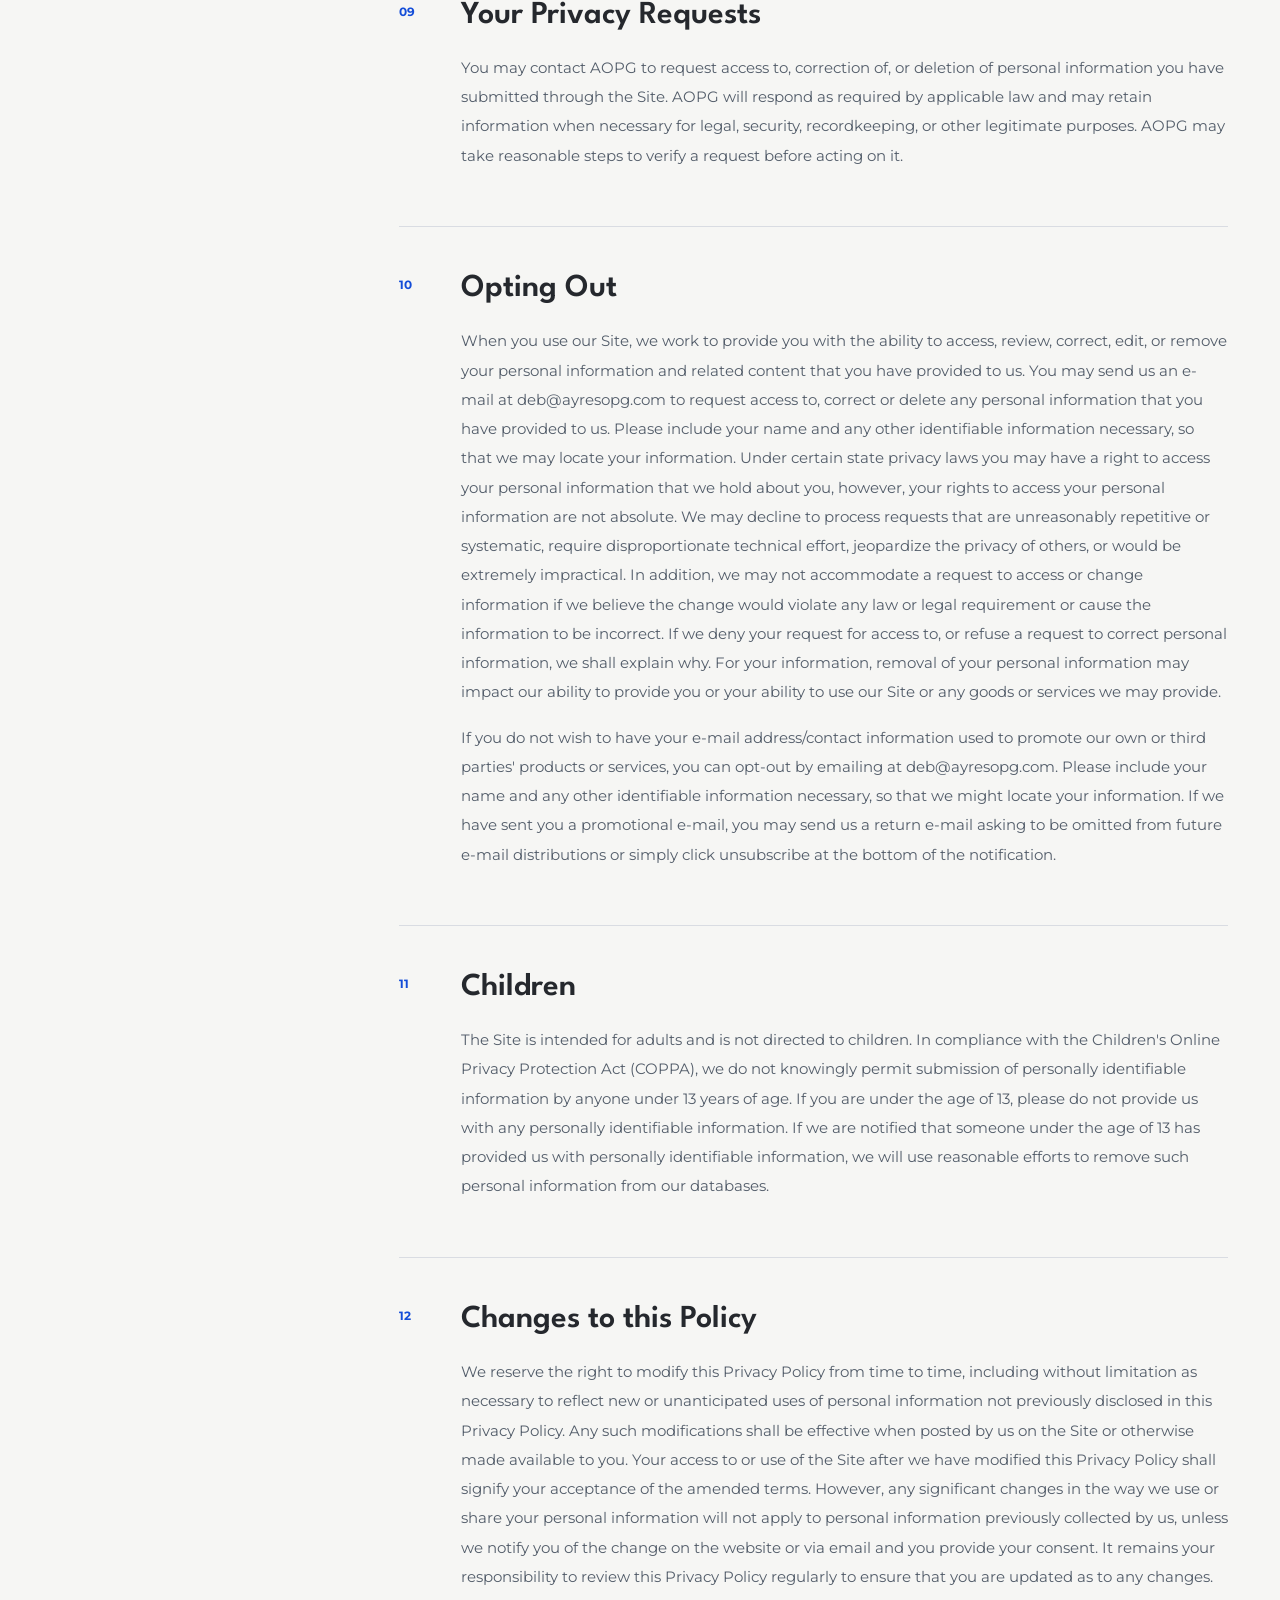
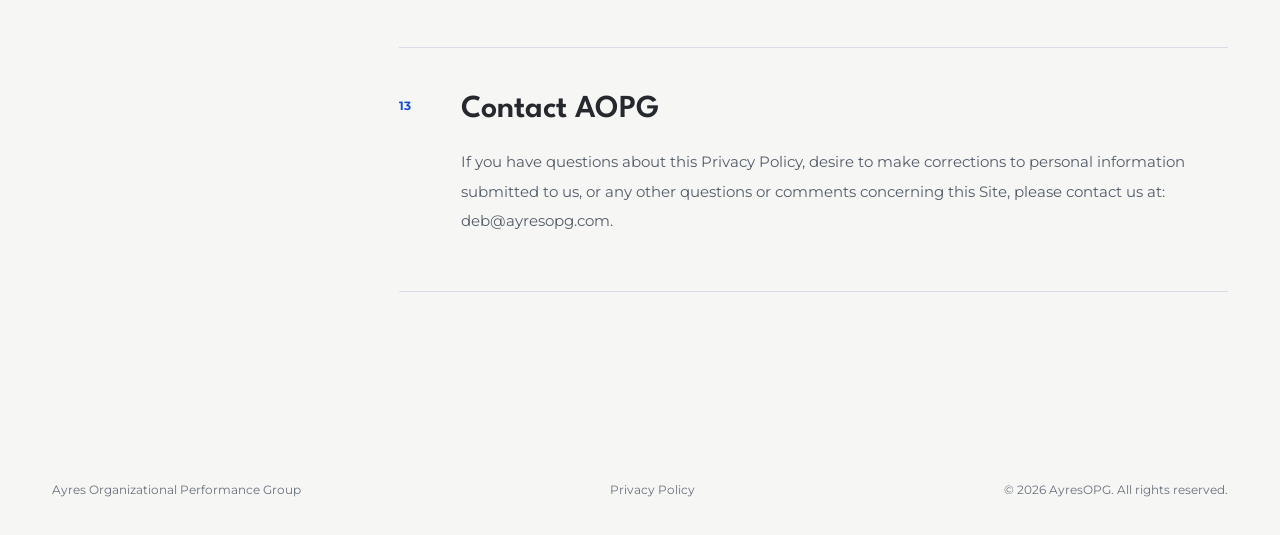
<file: privacy.html>
<!DOCTYPE html>
<html lang="en"><head><meta charset="utf-8"/><meta content="width=device-width, initial-scale=1" name="viewport"/><meta content="Ayres Organizational Performance Group privacy policy review preview" name="description"/><meta content="noindex,nofollow" name="robots"/><title>Privacy Policy Review Preview · Ayres OPG</title><link href="https://fonts.googleapis.com" rel="preconnect"/><link crossorigin="" href="https://fonts.gstatic.com" rel="preconnect"/><link href="https://fonts.googleapis.com/css2?family=League+Spartan:wght@400;500;600;700&amp;family=Montserrat:wght@400;500;600;700&amp;display=swap" rel="stylesheet"/><link href="styles.css" rel="stylesheet"/></head><body><header class="site-header"><a aria-label="Ayres Organizational Performance Group home" class="brand" href="index.html#top"><img alt="Ayres OPG" src="logo1.png"/></a><button aria-controls="site-nav" aria-expanded="false" class="menu-toggle">Menu</button><nav class="site-nav" id="site-nav"><a href="index.html#about">About</a><a href="index.html#services">Services</a><a href="index.html#approach">Approach</a><a href="index.html#testimonials">Testimonials</a><a href="index.html#contact">Contact</a></nav></header><main id="top"><section class="section privacy-hero"><div class="section-label">AOPG / Website information</div><h1>Privacy Policy</h1><p class="privacy-intro">How Ayres Organizational Performance Group handles information shared through its website.</p><p class="privacy-updated">Last revised: October 11, 2026</p></section><div class="privacy-body section"><aside aria-label="Privacy policy sections" class="privacy-toc"><p class="privacy-toc-label">On this page</p><ol><li><a href="#privacy-1">Purpose and Scope</a></li><li><a href="#privacy-2">Information You Provide to AOPG</a></li><li><a href="#privacy-3">Information Collected Automatically</a></li><li><a href="#privacy-4">Cookies and Similar Technologies</a></li><li><a href="#privacy-5">How AOPG Shares Information</a></li><li><a href="#privacy-6">Third-Party Websites</a></li><li><a href="#privacy-7">Information Security</a></li><li><a href="#privacy-8">Data Retention</a></li><li><a href="#privacy-9">Your Privacy Requests</a></li><li><a href="#privacy-10">Opting Out</a></li><li><a href="#privacy-11">Children</a></li><li><a href="#privacy-12">Changes to this Policy</a></li><li><a href="#privacy-13">Contact AOPG</a></li></ol><a class="privacy-back" href="index.html">← Back to home</a></aside><div class="privacy-content"><section class="privacy-item" id="privacy-1"><div class="privacy-index">01</div><div><h2>Purpose and Scope</h2><p>This Website Privacy Policy (this “Privacy Policy”) explains how Ayres Organizational Performance Group, LLC (“AOPG,” “we,” or “us”) collects, uses, and shares personal information when you visit ayresopg.com (the “Site”) or submit information through the Site. The Site is designed primarily to provide information about AOPG and allow prospective clients and other visitors to contact AOPG.</p><p>Please read this Privacy Policy carefully. By accessing or using the Site, you consent to our collection, use, and sharing of personal information as described in this Privacy Policy. If you do not accept this Privacy Policy, you should leave and discontinue all use of the Site</p></div></section><section class="privacy-item" id="privacy-2"><div class="privacy-index">02</div><div><h2>Information You Provide to AOPG</h2><p>AOPG collects personal information that you choose to provide through the Site, including information submitted through an inquiry or contact form. Depending on the form and information you choose to provide, this may include your name, preferred name, preferred salutation, email address, work or mobile phone number, organization name, job title, organization website, referral source, information about what is happening in your organization, the outcomes you are seeking, timing or urgency, preferred method or time of contact, and other information you choose to submit.</p><p>AOPG uses information you provide to respond to your inquiry, communicate with you, understand the reason for your contact, determine whether AOPG may be an appropriate professional resource, manage prospective-client communications, maintain appropriate business records, and comply with applicable legal obligations.</p></div></section><section class="privacy-item" id="privacy-3"><div class="privacy-index">03</div><div><h2>Information Collected Automatically</h2><p>Certain types of information may be collected automatically when you visit and use the Site, such as Internet Protocol (IP) address, browser or device information, referring page, date and time of access, pages viewed, and similar website-usage information. AOPG may use this information to operate, secure, understand, and improve the Site.</p></div></section><section class="privacy-item" id="privacy-4"><div class="privacy-index">04</div><div><h2>Cookies and Similar Technologies</h2><p>The Site may use cookies or similar technologies that are necessary for Site operation, security, performance, or basic analytics. Some areas of the Site may require cookies and cannot be used without enabling cookies. If you are concerned about cookies stored on your computer, we encourage you to follow your web browser’s guidance for deleting cookies after completing a browsing session. AOPG does not intend to use the Site to build advertising profiles or to sell personal information.</p></div></section><section class="privacy-item" id="privacy-5"><div class="privacy-index">05</div><div><h2>How AOPG Shares Information</h2><p>AOPG does not sell or rent personal information to unaffiliated third parties for mass marketing purposes. AOPG may share personal information with service providers that perform services on AOPG’s behalf, such as website hosting, data storage, information technology, security, email, or other business-support services. Such providers receive information only as reasonably necessary to perform those services.</p><p>AOPG may also disclose information when reasonably necessary to comply with law or legal process; protect the rights, property, security, or safety of AOPG or others; investigate fraud or misuse; or complete a business transaction such as a merger, reorganization, or sale of substantially all business assets.</p></div></section><section class="privacy-item" id="privacy-6"><div class="privacy-index">06</div><div><h2>Third-Party Websites</h2><p>The Site may contain links to websites operated by third parties. AOPG does not control those websites or their privacy practices. Visitors should review the privacy practices of any third-party website before providing information to it.</p></div></section><section class="privacy-item" id="privacy-7"><div class="privacy-index">07</div><div><h2>Information Security</h2><p>AOPG uses measures to protect against the loss, misuse or alteration of sensitive personal information under our control and not otherwise publicly posted on the Site. However, please bear in mind that no website or data transmission over the Internet is totally secure. As a result, we cannot promise or guarantee the security of any personal information you provide on or through the Site.</p></div></section><section class="privacy-item" id="privacy-8"><div class="privacy-index">08</div><div><h2>Data Retention</h2><p>AOPG retains personal information for as long as reasonably necessary for the purposes for which it was collected, for legitimate business and recordkeeping needs, and as required or permitted by law. AOPG’s specific retention practices will be aligned with its business records and data-handling procedures.</p></div></section><section class="privacy-item" id="privacy-9"><div class="privacy-index">09</div><div><h2>Your Privacy Requests</h2><p>You may contact AOPG to request access to, correction of, or deletion of personal information you have submitted through the Site. AOPG will respond as required by applicable law and may retain information when necessary for legal, security, recordkeeping, or other legitimate purposes. AOPG may take reasonable steps to verify a request before acting on it.</p></div></section><section class="privacy-item" id="privacy-10"><div class="privacy-index">10</div><div><h2>Opting Out</h2><p>When you use our Site, we work to provide you with the ability to access, review, correct, edit, or remove your personal information and related content that you have provided to us. You may send us an e-mail at <a href="mailto:deb@ayresopg.com">deb@ayresopg.com</a> to request access to, correct or delete any personal information that you have provided to us. Please include your name and any other identifiable information necessary, so that we may locate your information. Under certain state privacy laws you may have a right to access your personal information that we hold about you, however, your rights to access your personal information are not absolute. We may decline to process requests that are unreasonably repetitive or systematic, require disproportionate technical effort, jeopardize the privacy of others, or would be extremely impractical. In addition, we may not accommodate a request to access or change information if we believe the change would violate any law or legal requirement or cause the information to be incorrect. If we deny your request for access to, or refuse a request to correct personal information, we shall explain why. For your information, removal of your personal information may impact our ability to provide you or your ability to use our Site or any goods or services we may provide.</p><p>If you do not wish to have your e-mail address/contact information used to promote our own or third parties' products or services, you can opt-out by emailing at <a href="mailto:deb@ayresopg.com">deb@ayresopg.com</a>. Please include your name and any other identifiable information necessary, so that we might locate your information. If we have sent you a promotional e-mail, you may send us a return e-mail asking to be omitted from future e-mail distributions or simply click unsubscribe at the bottom of the notification.</p></div></section><section class="privacy-item" id="privacy-11"><div class="privacy-index">11</div><div><h2>Children</h2><p>The Site is intended for adults and is not directed to children. In compliance with the Children's Online Privacy Protection Act (COPPA), we do not knowingly permit submission of personally identifiable information by anyone under 13 years of age. If you are under the age of 13, please do not provide us with any personally identifiable information. If we are notified that someone under the age of 13 has provided us with personally identifiable information, we will use reasonable efforts to remove such personal information from our databases.</p></div></section><section class="privacy-item" id="privacy-12"><div class="privacy-index">12</div><div><h2>Changes to this Policy</h2><p>We reserve the right to modify this Privacy Policy from time to time, including without limitation as necessary to reflect new or unanticipated uses of personal information not previously disclosed in this Privacy Policy. Any such modifications shall be effective when posted by us on the Site or otherwise made available to you. Your access to or use of the Site after we have modified this Privacy Policy shall signify your acceptance of the amended terms. However, any significant changes in the way we use or share your personal information will not apply to personal information previously collected by us, unless we notify you of the change on the website or via email and you provide your consent. It remains your responsibility to review this Privacy Policy regularly to ensure that you are updated as to any changes.</p></div></section><section class="privacy-item" id="privacy-13"><div class="privacy-index">13</div><div><h2>Contact AOPG</h2><p>If you have questions about this Privacy Policy, desire to make corrections to personal information submitted to us, or any other questions or comments concerning this Site, please contact us at: <a href="mailto:deb@ayresopg.com">deb@ayresopg.com</a>.</p></div></section></div></div></main><footer class="site-footer"><div>Ayres Organizational Performance Group</div><div><a aria-current="page" href="privacy.html">Privacy Policy</a></div><div>© 2026 AyresOPG. All rights reserved.</div></footer><script src="script.js"></script></body></html>
</file>
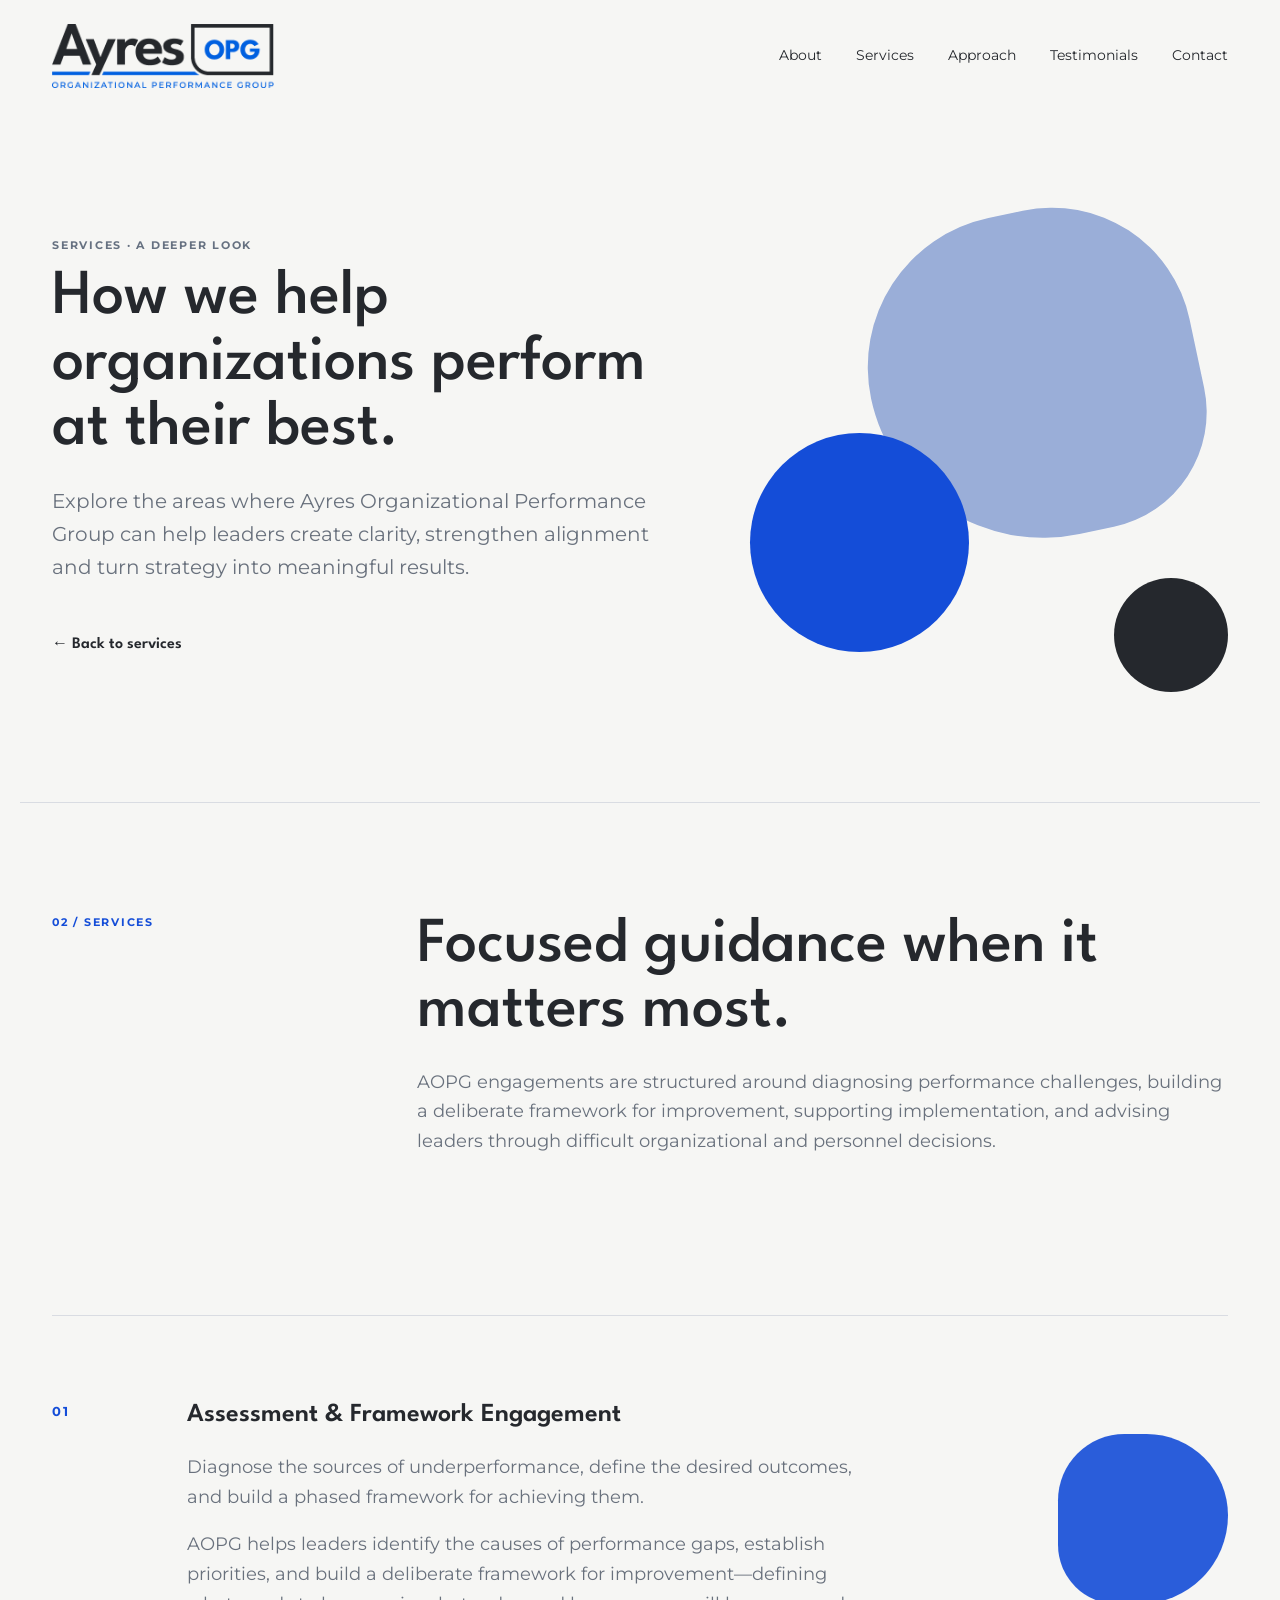
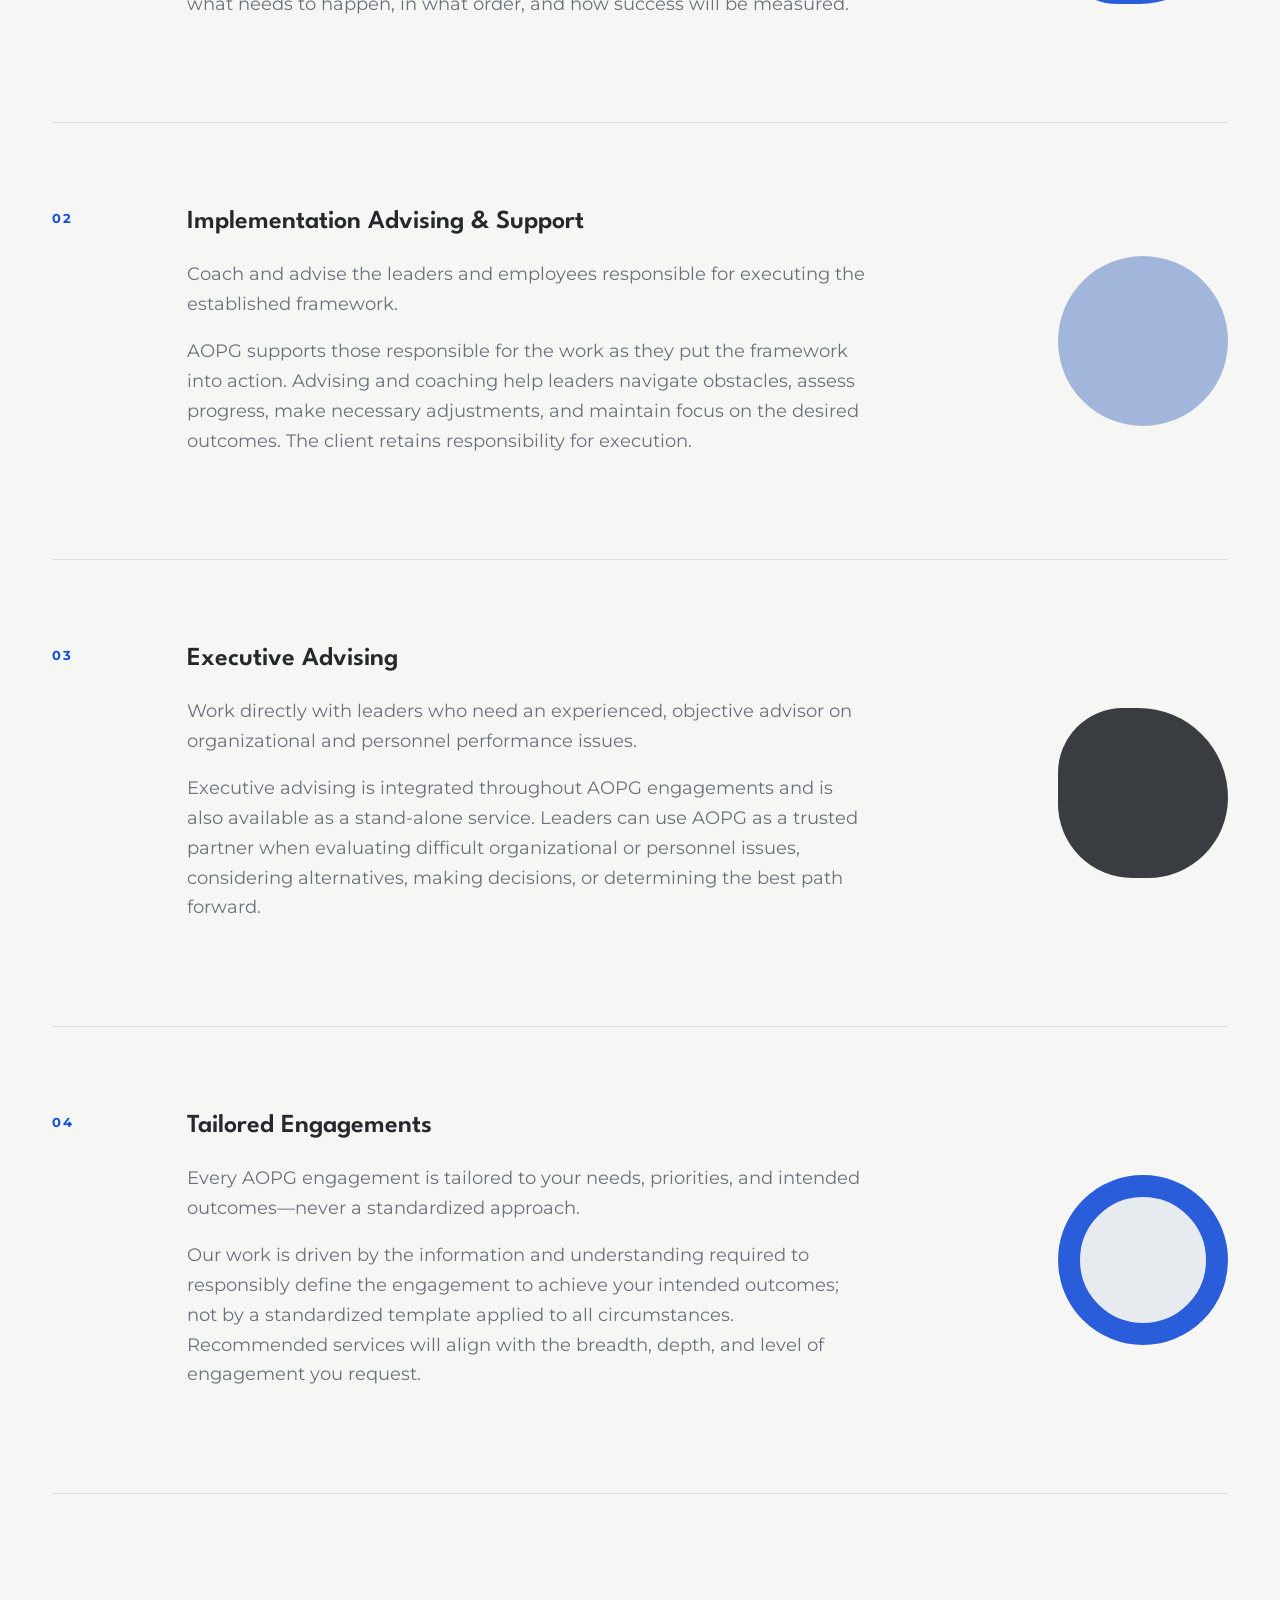
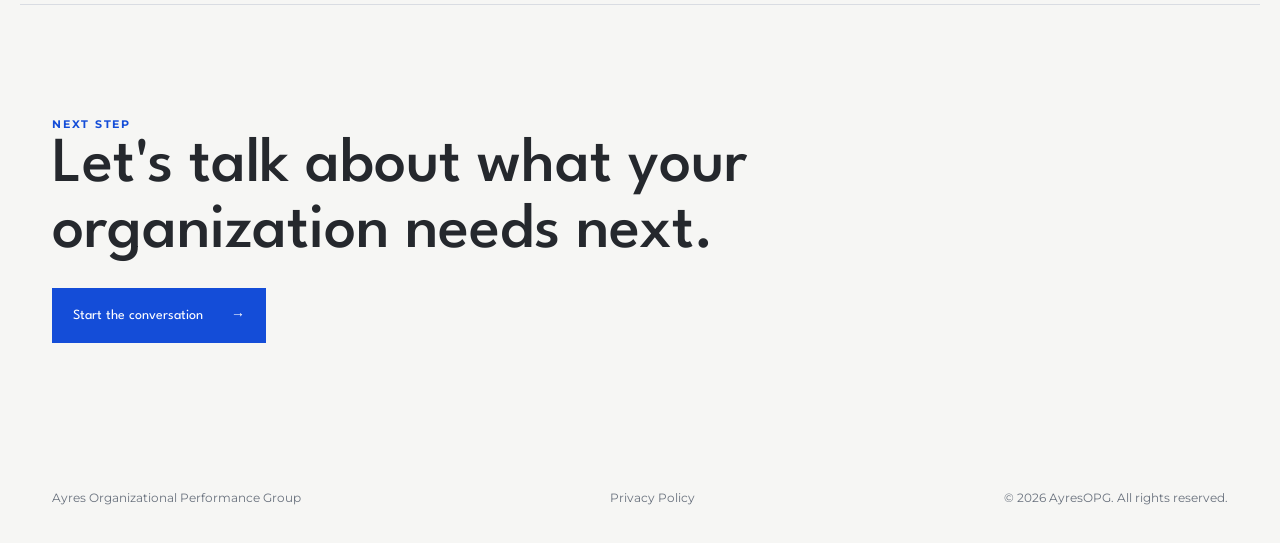
<file: services.html>
<!doctype html>
<html lang="en">
<head>
  <meta charset="utf-8">
  <meta name="viewport" content="width=device-width, initial-scale=1">
  <meta name="description" content="Detailed services from Ayres Organizational Performance Group">
  <title>Detailed Services · Ayres Organizational Performance Group</title>
  <link rel="preconnect" href="https://fonts.googleapis.com">
  <link rel="preconnect" href="https://fonts.gstatic.com" crossorigin>
  <link href="https://fonts.googleapis.com/css2?family=League+Spartan:wght@400;500;600;700&family=Montserrat:wght@400;500;600;700&display=swap" rel="stylesheet">
  <link rel="stylesheet" href="styles.css">
</head>
<body class="services-page">
  <header class="site-header">
    <a class="brand" href="index.html#top" aria-label="Ayres Organizational Performance Group home"><img src="logo1.png" alt="Ayres OPG"></a>
    <button class="menu-toggle" aria-expanded="false" aria-controls="site-nav">Menu</button>
    <nav id="site-nav" class="site-nav">
      <a href="index.html#about">About</a>
      <a href="index.html#services">Services</a>
      <a href="index.html#approach">Approach</a>
      <a href="index.html#testimonials">Testimonials</a>
      <a href="index.html#contact">Contact</a>
    </nav>
  </header>

  <main>
    <section class="detail-hero section">
      <div class="detail-hero-copy">
        <p class="eyebrow">Services · A deeper look</p>
        <h2>How we help organizations perform at their best.</h2>
        <p class="lead">Explore the areas where Ayres Organizational Performance Group can help leaders create clarity, strengthen alignment and turn strategy into meaningful results.</p>
        <a class="text-link" href="index.html#services">← Back to services</a>
      </div>
      <div class="detail-hero-art" aria-hidden="true">
        <div class="detail-shape detail-shape-one"></div>
        <div class="detail-shape detail-shape-two"></div>
        <div class="detail-shape detail-shape-three"></div>
      </div>
    </section>

    <section class="detail-intro section">
      <div class="section-label">02 / Services</div>
      <div>
        <h2>Focused guidance when it matters most.</h2>
        <p>AOPG engagements are structured around diagnosing performance challenges, building a deliberate framework for improvement, supporting implementation, and advising leaders through difficult organizational and personnel decisions.</p>
      </div>
    </section>

    <section class="service-detail-list section">
      <article class="service-detail-block">
        <div class="service-detail-index">01</div>
        <div class="service-detail-copy">
          <h3>Assessment &amp; Framework Engagement</h3>
          <p class="service-detail-summary">Diagnose the sources of underperformance, define the desired outcomes, and build a phased framework for achieving them.</p>
          <p class="service-detail-expanded">AOPG helps leaders identify the causes of performance gaps, establish priorities, and build a deliberate framework for improvement—defining what needs to happen, in what order, and how success will be measured.</p>
        </div>
        <div class="detail-accent detail-accent-one" aria-hidden="true"></div>
      </article>

      <article class="service-detail-block">
        <div class="service-detail-index">02</div>
        <div class="service-detail-copy">
          <h3>Implementation Advising &amp; Support</h3>
          <p class="service-detail-summary">Coach and advise the leaders and employees responsible for executing the established framework.</p>
          <p class="service-detail-expanded">AOPG supports those responsible for the work as they put the framework into action. Advising and coaching help leaders navigate obstacles, assess progress, make necessary adjustments, and maintain focus on the desired outcomes. The client retains responsibility for execution.</p>
        </div>
        <div class="detail-accent detail-accent-two" aria-hidden="true"></div>
      </article>

      <article class="service-detail-block">
        <div class="service-detail-index">03</div>
        <div class="service-detail-copy">
          <h3>Executive Advising</h3>
          <p class="service-detail-summary">Work directly with leaders who need an experienced, objective advisor on organizational and personnel performance issues.</p>
          <p class="service-detail-expanded">Executive advising is integrated throughout AOPG engagements and is also available as a stand-alone service. Leaders can use AOPG as a trusted partner when evaluating difficult organizational or personnel issues, considering alternatives, making decisions, or determining the best path forward.</p>
        </div>
        <div class="detail-accent detail-accent-three" aria-hidden="true"></div>
      </article>

      <article class="service-detail-block">
        <div class="service-detail-index">04</div>
        <div class="service-detail-copy">
          <h3>Tailored Engagements</h3>
          <p class="service-detail-summary">Every AOPG engagement is tailored to your needs, priorities, and intended outcomes—never a standardized approach.</p>
          <p class="service-detail-expanded">Our work is driven by the information and understanding required to responsibly define the engagement to achieve your intended outcomes; not by a standardized template applied to all circumstances.  Recommended services will align with the breadth, depth, and level of engagement you request.  </p>
        </div>
        <div class="detail-accent detail-accent-four" aria-hidden="true"></div>
      </article>
    </section>

    <section class="detail-cta section">
      <div>
        <div class="section-label">Next step</div>
        <h2>Let's talk about what your organization needs next.</h2>
        <a class="button" href="index.html#contact">Start the conversation <span>→</span></a>
      </div>
    </section>
  </main>

  <footer class="site-footer">
    <div>Ayres Organizational Performance Group</div>
    <div><a href="privacy.html">Privacy Policy</a></div>
    <div>© 2026 AyresOPG. All rights reserved.</div>
  </footer>

  <script src="script.js"></script>
</body>
</html>
</file>
<file: styles.css>
* { box-sizing: border-box; }
:root {
  --ink: #1d2927;
  --muted: #68716f;
  --paper: #f7f5f0;
  --accent: #b37700;
  --teal: #9db9b1;
  --line: #d8d8d1;
  --max: 1240px;
}
html { scroll-behavior: smooth; }
body {
  margin: 0;
  color: var(--ink);
  background: var(--paper);
  font-family: "DM Sans", sans-serif;
  line-height: 1.65;
}
a { color: inherit; text-decoration: none; }
.site-header {
  position: sticky; top: 0; z-index: 10;
  display: flex; align-items: center; justify-content: space-between;
  max-width: var(--max); margin: auto; padding: 24px 32px;
  background: rgba(247,245,240,.92); backdrop-filter: blur(10px);
}
.brand { font-size: 14px; line-height: 1.05; font-weight: 700; letter-spacing: .14em; }
.site-nav { display: flex; gap: 34px; font-size: 14px; }
.site-nav a:hover, .text-link:hover { opacity: .55; }
.menu-toggle { display:none; border:0; background:none; font:inherit; }
.section { max-width: var(--max); margin: auto; padding: 110px 32px; }
.hero {
  min-height: 82vh; display:grid; grid-template-columns: 1.15fr .85fr;
  align-items:center; gap:70px; padding-top:80px;
}
.eyebrow, .section-label { text-transform:uppercase; letter-spacing:.16em; font-size:11px; font-weight:700; color:var(--muted); }
h1, h2, h3 { margin:0 0 24px; line-height:1.08; }
h1 { font-size: clamp(48px, 7vw, 92px); max-width:900px; font-weight:500; }
h1 em { font-family:"Playfair Display", serif; font-weight:500; }
h2 { font-size:clamp(38px, 5vw, 64px); font-weight:500; }
h3 { font-size:26px; font-weight:600; }
.lead { max-width:620px; color:var(--muted); font-size:20px; margin:0 0 36px; }
.button {
  display:inline-flex; gap:28px; align-items:center; padding:15px 20px;
  background:var(--ink); color:white; border:1px solid var(--ink);
  font-size:14px; transition:.2s ease;
}
.button:hover { background:transparent; color:var(--ink); }
.hero-art { min-height:560px; position:relative; }
.shape { position:absolute; }
.shape-one { width:58%; aspect-ratio:1; right:7%; top:4%; background:var(--accent); border-radius:48% 52% 42% 58%; transform:rotate(12deg); }
.shape-two { width:48%; aspect-ratio:1; left:2%; bottom:9%; background:var(--teal); border-radius:48% 52% 60% 40%; }
.shape-three { width:26%; aspect-ratio:1; right:0; bottom:0; background:var(--ink); border-radius:50%; }
.intro { display:grid; grid-template-columns: 1fr 2.5fr; gap:40px; border-top:1px solid var(--line); }
.intro-content { max-width:900px; }
.intro-content p, .section-heading p, .split-copy p, .team p, .contact p { color:var(--muted); font-size:18px; }
.text-link { display:inline-block; margin-top:12px; font-weight:600; }
.services { border-top:1px solid var(--line); }
.section-heading { max-width:760px; margin-bottom:55px; }
.service-grid { display:grid; grid-template-columns:repeat(2,1fr); gap:1px; background:var(--line); }
.service-card { background:var(--paper); min-height:330px; padding:40px; display:flex; flex-direction:column; }
.service-number { font-size:12px; color:var(--muted); margin-bottom:auto; }
.service-card p { color:var(--muted); max-width:520px; margin-top:0; }
.service-card a { margin-top:auto; font-weight:600; }
.split-section { display:grid; grid-template-columns:1fr 1fr; gap:90px; align-items:center; }
.split-art { min-height:500px; position:relative; background:#e8e5dd; overflow:hidden; }
.abstract-circle { position:absolute; width:65%; aspect-ratio:1; border-radius:50%; background:var(--teal); top:9%; left:14%; }
.abstract-square { position:absolute; width:35%; aspect-ratio:1; background:var(--accent); right:6%; bottom:7%; transform:rotate(18deg); }
.team { border-top:1px solid var(--line); }
.team-layout, .contact-layout { display:grid; grid-template-columns:1fr 1fr; gap:90px; align-items:center; }
.portrait-placeholder { min-height:460px; display:grid; place-items:center; background:#ddd9d0; color:#888; letter-spacing:.15em; }
.contact { background:var(--ink); color:white; max-width:none; padding-left:max(32px, calc((100vw - var(--max))/2 + 32px)); padding-right:max(32px, calc((100vw - var(--max))/2 + 32px)); }
.contact .section-label, .contact p { color:#bac2bf; }
.contact-form { display:grid; gap:20px; }
.contact-form label { font-size:13px; }
input, textarea { width:100%; display:block; margin-top:8px; padding:13px 0; border:0; border-bottom:1px solid #71807b; background:transparent; color:white; font:inherit; outline:none; }
.contact .button { margin-top:8px; justify-self:start; background:white; color:var(--ink); border-color:white; }
.contact .button:hover { background:transparent; color:white; }
.site-footer { max-width:var(--max); margin:auto; padding:35px 32px; display:flex; justify-content:space-between; gap:20px; font-size:12px; color:var(--muted); }

@media (max-width: 800px) {
  .site-header { padding:18px 22px; }
  .menu-toggle { display:block; cursor:pointer; }
  .site-nav { display:none; position:absolute; top:70px; left:0; right:0; padding:20px 22px; flex-direction:column; gap:16px; background:var(--paper); border-bottom:1px solid var(--line); }
  .site-nav.open { display:flex; }
  .section { padding:80px 22px; }
  .hero, .intro, .split-section, .team-layout, .contact-layout { grid-template-columns:1fr; gap:45px; }
  .hero { min-height:auto; padding-top:70px; }
  .hero-art { min-height:380px; }
  .service-grid { grid-template-columns:1fr; }
  .service-card { min-height:280px; }
  .split-art { min-height:360px; order:2; }
  .site-footer { flex-direction:column; padding:30px 22px; }
}

/* Scroll reveal / motion system */
.reveal, .reveal-left, .reveal-right, .reveal-pop {
  opacity: 0;
  will-change: transform, opacity;
  transition: opacity .8s cubic-bezier(.22,1,.36,1), transform .9s cubic-bezier(.22,1,.36,1);
}
.reveal { transform: translateY(42px); }
.reveal-left { transform: translateX(-55px); }
.reveal-right { transform: translateX(55px); }
.reveal-pop { transform: translateY(30px) scale(.88); }
.revealed { opacity: 1; transform: none; }

.hero .hero-copy > * { opacity: 0; transform: translateY(28px); animation: heroIn .85s cubic-bezier(.22,1,.36,1) forwards; }
.hero .hero-copy .eyebrow { animation-delay: .08s; }
.hero .hero-copy h1 { animation-delay: .18s; }
.hero .hero-copy .lead { animation-delay: .30s; }
.hero .hero-copy .button { animation-delay: .42s; }
.hero-art { animation: heroArtIn 1.2s cubic-bezier(.22,1,.36,1) .12s both; }
@keyframes heroIn { to { opacity: 1; transform: none; } }
@keyframes heroArtIn { from { opacity: 0; transform: translateY(45px) scale(.94) rotate(-3deg); } to { opacity: 1; transform: none; } }

.shape, .abstract-circle, .abstract-square { transition: transform 1.2s cubic-bezier(.22,1,.36,1); }
.hero-art:hover .shape-one { transform: rotate(18deg) translate(8px,-8px); }
.hero-art:hover .shape-two { transform: translate(-8px,8px); }
.hero-art:hover .shape-three { transform: translate(5px,-5px); }

.service-card { transition: transform .45s cubic-bezier(.22,1,.36,1), box-shadow .45s ease; }
.service-card:hover { transform: translateY(-10px); box-shadow: 0 22px 45px rgba(29,41,39,.10); position:relative; z-index:2; }
.service-card:hover .service-number { transform: translateX(7px); }
.service-number { display:inline-block; transition: transform .35s ease; }

@media (prefers-reduced-motion: reduce) {
  html { scroll-behavior: auto; }
  *, *::before, *::after { animation-duration: .01ms !important; animation-iteration-count: 1 !important; transition-duration: .01ms !important; }
  .reveal, .reveal-left, .reveal-right, .reveal-pop { opacity: 1; transform:none; }
}

/* Enhanced service cards */
.services { overflow: hidden; }
.service-grid { overflow: visible; background: transparent; gap: 18px; }
.service-card {
  position: relative; overflow: hidden; isolation: isolate;
  min-height: 360px; border: 1px solid var(--line); border-radius: 2px;
  padding: 38px;
  transition: transform .6s cubic-bezier(.22,1,.36,1), box-shadow .6s ease, border-color .4s ease;
}
.service-card::before {
  content:""; position:absolute; inset:0; z-index:-1;
  background: radial-gradient(circle at 85% 10%, rgba(220,165,161,.28), transparent 34%),
              linear-gradient(135deg, transparent 55%, rgba(157,185,177,.12));
  opacity:0; transform:scale(1.12);
  transition:opacity .6s ease, transform .8s cubic-bezier(.22,1,.36,1);
}
.service-card::after {
  content:""; position:absolute; width:150px; height:150px; right:-75px; top:-75px;
  border:0px solid rgba(29,41,39,.14); border-radius:50%;
  transition:transform .8s cubic-bezier(.22,1,.36,1), opacity .5s ease;
}
.service-card:nth-child(2)::before { background:radial-gradient(circle at 15% 85%, rgba(157,185,177,.30), transparent 36%), linear-gradient(135deg, transparent 55%, rgba(220,165,161,.10)); }
.service-card:nth-child(3)::before { background:radial-gradient(circle at 85% 85%, rgba(157,185,177,.25), transparent 35%), linear-gradient(135deg, rgba(220,165,161,.08), transparent 60%); }
.service-card:nth-child(4)::before { background:radial-gradient(circle at 15% 15%, rgba(220,165,161,.25), transparent 35%), linear-gradient(135deg, transparent 55%, rgba(157,185,177,.12)); }
.service-card:hover { transform:translateY(-14px) rotate(-.4deg); box-shadow:0 28px 60px rgba(29,41,39,.13); border-color:rgba(29,41,39,.28); }
.service-card:hover::before { opacity:1; transform:scale(1); }
.service-card:hover::after { transform:scale(1.7); opacity:.5; }
.service-icon {
  position:absolute; top:31px; right:32px; width:58px; height:58px;
  display:grid; place-items:center; border:1px solid rgba(29,41,39,.16);
  border-radius:50%; font-size:25px;
  transition:transform .65s cubic-bezier(.22,1,.36,1), background .4s ease;
}
.service-card:hover .service-icon { transform:rotate(18deg) scale(1.12); background:rgba(255,255,255,.42); }
.service-card h3 { margin-top:68px; position:relative; z-index:2; }
.service-card p, .service-card a { position:relative; z-index:2; }
.service-card p { transition:transform .45s ease; }
.service-card:hover p { transform:translateY(-2px); }
.service-card a { display:inline-flex; align-items:center; gap:12px; width:fit-content; }
.card-arrow {
  display:inline-grid; place-items:center; width:27px; height:27px;
  border:1px solid currentColor; border-radius:50%; font-size:13px;
  transition:transform .4s ease;
}
.service-card:hover .card-arrow { transform:translate(4px,-4px); }

/* Testimonials */
.testimonials { border-top:1px solid var(--line); overflow:hidden; }
.testimonial-heading { display:flex; justify-content:space-between; align-items:end; gap:40px; margin:5px 0 55px; }
.testimonial-heading h2 { margin:0; }
.testimonial-heading p { max-width:360px; margin:0 0 5px; color:var(--muted); font-size:17px; }
.testimonial-slider { position:relative; min-height:360px; max-width:980px; margin:auto; }
.testimonial-card {
  position:absolute; inset:0; padding:48px 55px; background:#ebe8e0;
  opacity:0; transform:translateX(55px) scale(.97); pointer-events:none;
  transition:opacity .55s ease, transform .7s cubic-bezier(.22,1,.36,1);
}
.testimonial-card.active { opacity:1; transform:none; pointer-events:auto; }
.quote-mark { font-family:"Playfair Display",serif; font-size:80px; line-height:.65; color:var(--accent); }
.testimonial-card blockquote { margin:20px 0 35px; max-width:820px; font-family:"Playfair Display",serif; font-size:clamp(25px,3vw,38px); line-height:1.25; }
.testimonial-person { display:flex; flex-direction:column; gap:2px; }
.testimonial-person span { color:var(--muted); font-size:14px; }
.testimonial-controls { display:flex; justify-content:center; align-items:center; gap:18px; margin-top:28px; }
.testimonial-controls button {
  width:42px; height:42px; border:1px solid var(--line); border-radius:50%;
  background:transparent; color:var(--ink); cursor:pointer; transition:.25s ease;
}
.testimonial-controls button:hover { background:var(--ink); color:white; border-color:var(--ink); }
.testimonial-dots { display:flex; gap:8px; }
.testimonial-dot { width:7px; height:7px; padding:0; border:0; border-radius:50%; background:var(--line); cursor:pointer; }
.testimonial-dot.active { background:var(--ink); transform:scale(1.25); }

@media (max-width:800px) {
  .site-nav { max-height:80vh; overflow:auto; }
  .service-grid { gap:14px; }
  .service-card { min-height:330px; padding:30px; }
  .service-icon { top:24px; right:24px; width:50px; height:50px; }
  .service-card h3 { margin-top:60px; }
  .testimonial-heading { display:block; margin-bottom:35px; }
  .testimonial-heading p { margin-top:18px; }
  .testimonial-slider { min-height:460px; }
  .testimonial-card { padding:35px 28px; }
  .testimonial-card blockquote { font-size:27px; }
}
@media (prefers-reduced-motion:reduce) {
  .service-card:hover { transform:none; }
  .service-card::before,.service-card::after,.service-icon,.card-arrow { transition:none; }
}


/* Service hover details */
.service-hover-detail {
  position: absolute; left: 38px; right: 38px; bottom: 72px;
  padding: 16px 18px; background: rgba(247,245,240,.94);
  border-left: 2px solid var(--accent); color: var(--ink);
  font-size: 14px; line-height: 1.5; opacity: 0;
  transform: translateY(14px); pointer-events: none;
  transition: opacity .4s ease, transform .5s cubic-bezier(.22,1,.36,1); z-index: 3;
}
.service-card:hover .service-hover-detail,
.service-card:focus-within .service-hover-detail { opacity: 1; transform: none; }
.service-card:hover p { opacity: .35; }
.nav-detail-link { font-weight: 600; }
.services-more { display:flex; justify-content:flex-end; margin-top:34px; }

/* Dedicated services page */
.detail-hero {
  min-height:76vh; display:grid; grid-template-columns:1.1fr .9fr;
  align-items:center; gap:70px; padding-top:80px;
}
.detail-hero-copy h1 { max-width:820px; }
.detail-hero-art { min-height:500px; position:relative; overflow:hidden; }
.detail-shape { position:absolute; }
.detail-shape-one { width:66%; aspect-ratio:1; right:6%; top:4%; background:var(--teal); border-radius:52% 48% 40% 60%; transform:rotate(-12deg); }
.detail-shape-two { width:44%; aspect-ratio:1; left:4%; bottom:8%; background:var(--accent); border-radius:50%; }
.detail-shape-three { width:23%; aspect-ratio:1; right:0; bottom:0; background:var(--ink); border-radius:50%; }
.detail-intro { display:grid; grid-template-columns:1fr 2.5fr; gap:40px; border-top:1px solid var(--line); }
.detail-intro > div:last-child { max-width:900px; }
.detail-intro p { color:var(--muted); font-size:18px; }
.service-detail-list { padding-top:30px; }
.service-detail-block {
  position:relative; display:grid; grid-template-columns:90px 1fr 220px; gap:45px;
  padding:85px 0; border-top:1px solid var(--line); overflow:hidden;
}
.service-detail-block:last-child { border-bottom:1px solid var(--line); }
.service-detail-index { font-size:13px; color:var(--muted); letter-spacing:.12em; }
.service-detail-copy { position:relative; z-index:2; max-width:760px; }
.service-detail-copy h2 { max-width:760px; margin-bottom:25px; }
.service-detail-copy > p:not(.eyebrow) { color:var(--muted); font-size:18px; max-width:680px; }
.service-detail-copy ul { margin:30px 0 0; padding-left:20px; display:grid; gap:11px; }
.detail-accent {
  align-self:center; justify-self:end; width:170px; aspect-ratio:1; border-radius:50%; opacity:.9;
  transition:transform .8s cubic-bezier(.22,1,.36,1);
}
.service-detail-block:hover .detail-accent { transform:scale(1.08) rotate(8deg); }
.detail-accent-one { background:var(--accent); border-radius:45% 55% 60% 40%; }
.detail-accent-two { background:var(--teal); }
.detail-accent-three { background:var(--ink); border-radius:42% 58% 52% 48%; }
.detail-accent-four { background:#d9d4ca; border:22px solid var(--accent); }
.detail-cta { border-top:1px solid var(--line); }
.detail-cta > div { max-width:900px; }
.detail-cta h2 { max-width:800px; }

@media (max-width:800px) {
  .services-more { justify-content:flex-start; }
  .service-hover-detail {
    position:static; margin-top:18px; opacity:1; transform:none;
    background:transparent; padding:0 0 4px 14px; pointer-events:auto;
  }
  .service-card:hover p { opacity:1; }
  .detail-hero, .detail-intro { grid-template-columns:1fr; gap:45px; }
  .detail-hero { min-height:auto; padding-top:70px; }
  .detail-hero-art { min-height:360px; }
  .service-detail-block { grid-template-columns:1fr; gap:18px; padding:65px 0; }
  .detail-accent { width:115px; position:absolute; right:0; top:52px; opacity:.28; }
  .service-detail-copy { padding-right:25px; }
}
@media (prefers-reduced-motion:reduce) {
  .service-hover-detail, .detail-accent { transition:none; }
}


/* Responsive leadership portrait */
.portrait-placeholder {
  width: 100%;
  min-height: 0;
  aspect-ratio: 4 / 5;
  overflow: hidden;
  position: relative;
  background: #ddd9d0;
}

.portrait-placeholder .responsive-img {
  display: block;
  width: 100%;
  height: 100%;
  max-width: 100%;
  object-fit: cover;
  object-position: center center;
}

@media (max-width: 800px) {
  .portrait-placeholder {
    width: min(100%, 560px);
    aspect-ratio: 4 / 5;
    margin-inline: auto;
  }
}

@media (max-width: 480px) {
  .portrait-placeholder {
    aspect-ratio: 3 / 4;
  }
}

/* Requested refinements */
.split-section { border-top: 1px solid var(--line); }

@media (hover: hover) and (pointer: fine) {
  .service-card > .service-number,
  .service-card > .service-icon,
  .service-card > h3,
  .service-card > p,
  .service-card > a {
    transition: opacity .28s ease, transform .38s cubic-bezier(.22,1,.36,1);
  }

  .service-card .service-hover-detail {
    top: 0; right: 0; bottom: 0; left: 0;
    display: flex; align-items: center;
    padding: 42px;
    background: transparent;
    border-left: 0;
    color: var(--ink);
    font-size: 17px;
    line-height: 1.65;
    opacity: 0;
    transform: translateY(12px);
    pointer-events: none;
    z-index: 5;
  }

  .service-card:hover { background: transparent; }
  .service-card:hover::before,
  .service-card:hover::after { opacity: 0; }

  .service-card:hover > .service-number,
  .service-card:hover > .service-icon,
  .service-card:hover > h3,
  .service-card:hover > p,
  .service-card:hover > a {
    opacity: 0;
    transform: translateY(-8px);
    pointer-events: none;
  }

  .service-card:hover .service-hover-detail {
    opacity: 1;
    transform: none;
  }
}

@media (hover: none), (pointer: coarse) {
  .service-hover-detail { display: none; }
}

.testimonial-card {
  border-radius: 24px;
  overflow: hidden;
}
@media (max-width: 800px) {
  .testimonial-card { border-radius: 18px; }
}


/* === Service-card interaction refinement ===
   Restore the colored hover character while keeping the card surface transparent. */
@media (hover: hover) and (pointer: fine) {
  .service-card:hover {
    background: transparent;
  }

  /* Restore each card's original colored mouseover artwork. */
  .service-card:hover::before {
    opacity: 1;
    transform: scale(1);
  }

  /* Keep the secondary decorative circle subtle rather than removing it. */
  .service-card:hover::after {
    opacity: .35;
    transform: scale(1.7);
  }

  /* Only the expanded copy is visible over the hover artwork. */
  .service-card:hover > .service-number,
  .service-card:hover > .service-icon,
  .service-card:hover > h3,
  .service-card:hover > p,
  .service-card:hover > a {
    opacity: 0;
    visibility: hidden;
  }

  .service-card .service-hover-detail {
    position: absolute;
    inset: 0;
    display: flex;
    align-items: center;
    justify-content: flex-start;
    margin: 0;
    padding: 38px;
    background: transparent;
    border: 0;
    opacity: 0;
    transform: translateY(10px);
  }

  .service-card:hover .service-hover-detail,
  .service-card:focus-within .service-hover-detail {
    opacity: 1;
    transform: none;
    visibility: visible;
  }
}

/* Responsive cleanup:
   remove the old static hover-detail layout that created empty vertical space. */
@media (max-width: 800px) {
  .service-card {
    min-height: 280px;
    padding: 28px;
  }

  .service-card h3 {
    margin-top: 48px;
  }

  @media (hover: hover) and (pointer: fine) {
    .service-card .service-hover-detail {
      position: absolute;
      inset: 0;
      display: flex;
      align-items: center;
      margin: 0;
      padding: 28px;
      font-size: 15px;
      line-height: 1.55;
    }
  }
}

/* Real touch devices keep the normal card layout and do not reserve any
   space for desktop-only hover copy. */
@media (hover: none), (pointer: coarse) {
  .service-hover-detail {
    display: none !important;
    position: absolute !important;
  }

  .service-card {
    min-height: 0;
  }
}

/* 03 / Our Approach - left-aligned like the other content sections */
#approach.split-section {
  display: block;
}
#approach .split-art {
  display: none;
}
#approach .split-copy {
  width: 100%;
  max-width: 900px;
  margin: 0;
  text-align: left;
}
#approach .section-label {
  margin-bottom: 8px;
}
#approach .split-copy h3 {
  max-width: 760px;
}
#approach .split-copy p,
#approach .split-copy ul {
  max-width: 900px;
  margin-left: 0;
  margin-right: 0;
}
#approach .split-copy ul {
  padding-left: 22px;
}
@media (max-width: 800px) {
  #approach .split-copy {
    max-width: none;
  }
}

/* Approach visual process panel */
#approach.split-section {
  display:grid;
  grid-template-columns:minmax(0,1.55fr) minmax(280px,.75fr);
  gap:clamp(55px,7vw,105px);
  align-items:start;
}
#approach .split-copy { max-width:860px; }
.approach-visual {
  position:sticky; top:135px; min-height:520px; margin-top:42px;
  padding:54px 38px; border:1px solid var(--line); border-radius:28px;
  overflow:hidden;
  background:
    radial-gradient(circle at 92% 8%, rgba(179,119,0,.18), transparent 31%),
    radial-gradient(circle at 4% 92%, rgba(157,185,177,.30), transparent 35%),
    rgba(232,229,221,.38);
}
.approach-visual::before {
  content:""; position:absolute; width:190px; height:190px; right:-85px; top:-80px;
  border:1px solid rgba(29,41,39,.14); border-radius:50%;
}
.approach-visual-line {
  position:absolute; top:82px; bottom:82px; left:60px; width:1px;
  background:linear-gradient(to bottom,var(--accent),var(--teal),var(--ink)); opacity:.65;
}
.approach-step {
  position:relative; display:grid; grid-template-columns:46px 1fr; align-items:center;
  gap:20px; min-height:125px; z-index:1;
}
.approach-step + .approach-step { margin-top:22px; }
.approach-step span {
  width:46px; height:46px; display:grid; place-items:center; border-radius:50%;
  background:var(--paper); border:1px solid var(--line); font-size:11px;
  font-weight:700; letter-spacing:.08em;
}
.approach-step:nth-of-type(2) span { border-color:rgba(179,119,0,.45); }
.approach-step:nth-of-type(3) span { border-color:rgba(157,185,177,.8); }
.approach-step:nth-of-type(4) span { border-color:rgba(29,41,39,.5); }
.approach-step strong {
  font-family:"Playfair Display",serif; font-size:clamp(22px,2vw,30px);
  line-height:1.15; font-weight:500;
}
@media(max-width:900px){
  #approach.split-section { grid-template-columns:1fr; gap:42px; }
  .approach-visual { position:relative; top:auto; width:100%; min-height:0; margin-top:0; padding:34px 28px; }
  .approach-visual-line { top:58px; bottom:58px; left:50px; }
  .approach-step { min-height:95px; }
}


/* =========================================================
   AOPG COLOR STUDY #1 — EXECUTIVE CHARCOAL + ROYAL BLUE
   Charcoal: #25282D | Royal Blue: #144DD8
   ========================================================= */
:root {
  --ink: #25282D;
  --muted: #69717D;
  --paper: #F6F6F4;
  --accent: #144DD8;
  --teal: #9AAED8;
  --line: #D9DCE2;
}

/* Header / base surfaces */
.site-header {
  background: rgba(246,246,244,.94);
}
.site-nav a:hover,
.text-link:hover {
  color: var(--accent);
  opacity: 1;
}

/* Hero: blue + slate + charcoal */
.shape-one { background: #144DD8; }
.shape-two { background: #9AAED8; }
.shape-three { background: #32373E; }

/* Buttons */
.button {
  background: #25282D;
  border-color: #25282D;
  color: #fff;
}
.button:hover {
  background: #144DD8;
  border-color: #144DD8;
  color: #fff;
}

/* Service cards — preserve individual hover personality */
.service-card::before {
  background:
    radial-gradient(circle at 85% 10%, rgba(36,87,197,.28), transparent 34%),
    linear-gradient(135deg, transparent 55%, rgba(154,174,216,.18));
}
.service-card:nth-child(2)::before {
  background:
    radial-gradient(circle at 15% 85%, rgba(154,174,216,.38), transparent 36%),
    linear-gradient(135deg, transparent 55%, rgba(36,87,197,.13));
}
.service-card:nth-child(3)::before {
  background:
    radial-gradient(circle at 85% 85%, rgba(78,112,184,.30), transparent 35%),
    linear-gradient(135deg, rgba(36,87,197,.10), transparent 60%);
}
.service-card:nth-child(4)::before {
  background:
    radial-gradient(circle at 15% 15%, rgba(36,87,197,.25), transparent 35%),
    linear-gradient(135deg, transparent 55%, rgba(154,174,216,.18));
}
.service-card:hover {
  box-shadow: 0 28px 60px rgba(37,40,45,.13);
  border-color: rgba(36,87,197,.35);
}
.service-icon {
  border-color: rgba(36,87,197,.22);
}
.service-card:hover .service-icon {
  background: rgba(255,255,255,.52);
}

/* Testimonials */
.testimonial-card {
  background: #ECEFF5;
}
.quote-mark {
  color: #144DD8;
}
.testimonial-controls button:hover {
  background: #144DD8;
  border-color: #144DD8;
  color: white;
}
.testimonial-dot.active {
  background: #144DD8;
}

/* Contact becomes the strong charcoal anchor */
.contact {
  background: #25282D;
}
.contact .section-label,
.contact p {
  color: #C5CAD3;
}
input, textarea {
  border-bottom-color: #687181;
}
.contact .button {
  background: #fff;
  color: #25282D;
  border-color: #fff;
}
.contact .button:hover {
  background: #144DD8;
  border-color: #144DD8;
  color: #fff;
}

/* Portrait placeholder tone */
.portrait-placeholder {
  background: #E5E7EB;
}

/* Approach process panel */
.approach-visual {
  background:
    radial-gradient(circle at 92% 8%, rgba(36,87,197,.20), transparent 31%),
    radial-gradient(circle at 4% 92%, rgba(154,174,216,.34), transparent 35%),
    rgba(235,237,242,.62);
}
.approach-visual::before {
  border-color: rgba(36,87,197,.18);
}
.approach-visual-line {
  background: linear-gradient(to bottom, #144DD8, #9AAED8, #25282D);
}
.approach-step:nth-of-type(2) span { border-color: rgba(36,87,197,.60); }
.approach-step:nth-of-type(3) span { border-color: rgba(154,174,216,.95); }
.approach-step:nth-of-type(4) span { border-color: rgba(37,40,45,.55); }

/* Detailed services page */
.detail-shape-one { background: #9AAED8; }
.detail-shape-two { background: #144DD8; }
.detail-shape-three { background: #25282D; }

.detail-accent-one {
  background: #144DD8;
}
.detail-accent-two {
  background: #9AAED8;
}
.detail-accent-three {
  background: #25282D;
}
.detail-accent-four {
  background: #E6E9EF;
  border-color: #144DD8;
}

/* Small blue emphasis without overwhelming the typography */
.eyebrow,
.section-label {
  color: #667181;
}
.services-more .button span,
.detail-cta .button span {
  color: inherit;
}

@media (max-width: 800px) {
  .site-nav {
    background: #F6F6F4;
  }
}


/* Responsive AOPG navigation logo */
.site-header {
  min-height: 82px;
}

.brand {
  display: flex;
  align-items: center;
  flex: 0 1 auto;
  width: clamp(180px, 22vw, 275px);
  line-height: 0;
}

.brand img {
  display: block;
  width: 100%;
  height: auto;
  max-height: 64px;
  object-fit: contain;
  object-position: left center;
}

@media (max-width: 900px) {
  .brand {
    width: clamp(165px, 32vw, 225px);
  }

  .brand img {
    max-height: 54px;
  }
}

@media (max-width: 520px) {
  .site-header {
    min-height: 68px;
  }

  .brand {
    width: min(52vw, 190px);
  }

  .brand img {
    max-height: 44px;
  }
}


/* === Service icon + button refinement === */

/* Remove circular containers from the service-card icons.
   Keep the symbols themselves as a clean graphic accent. */
.service-icon {
  width: auto;
  height: auto;
  min-width: 0;
  border: 0;
  border-radius: 0;
  background: transparent;
  font-size: 30px;
  line-height: 1;
}

.service-card:hover .service-icon {
  background: transparent;
}

/* Reverse the primary button colors on hover:
   default = charcoal with white type
   hover = white with charcoal type/border. */
.button:hover {
  background: #fff;
  color: var(--ink);
  border-color: var(--ink);
}

/* Contact starts with the inverse treatment, so reverse it the other way. */
.contact .button {
  background: #fff;
  color: var(--ink);
  border-color: #fff;
}

.contact .button:hover {
  background: var(--ink);
  color: #fff;
  border-color: #fff;
}

/* Keep the mobile icon placement tidy now that there is no circle container. */
@media (max-width: 800px) {
  .service-icon {
    top: 28px;
    right: 28px;
    width: auto;
    height: auto;
    font-size: 27px;
  }
}


/* === Corrected button treatment ===
   Static: royal blue
   Hover: charcoal */
.button {
  background: #144DD8;
  color: #fff;
  border-color: #144DD8;
}

.button:hover {
  background: #25282D;
  color: #fff;
  border-color: #25282D;
}

/* Apply the same behavior in the dark Contact section. */
.contact .button {
  background: #144DD8;
  color: #fff;
  border-color: #144DD8;
}

.contact .button:hover {
  background: #25282D;
  color: #fff;
  border-color: #25282D;
}


/* === Typography update ===
   Primary/default: League Spartan
   Secondary/supporting: Montserrat */
html,
body,
button,
input,
textarea,
select {
  font-family: "League Spartan", sans-serif;
}

h1, h2, h3, h4, h5, h6,
.brand,
.button,
.service-card h3,
.service-detail-copy h2,
.approach-step strong,
.testimonial-card blockquote {
  font-family: "League Spartan", sans-serif;
}

p,
li,
.eyebrow,
.section-label,
.service-number,
.service-detail-index,
.testimonial-person,
.site-footer,
.site-nav,
input,
textarea,
.contact-form,
.service-hover-detail {
  font-family: "Montserrat", sans-serif;
}

/* League Spartan benefits from slightly tighter headline leading. */
h1 { line-height: .96; }
h2 { line-height: 1.02; }
h3 { line-height: 1.08; }

.testimonial-card blockquote {
  line-height: 1.22;
  font-weight: 500;
}

.approach-step strong {
  line-height: 1.08;
  font-weight: 600;
}


/* === Contact submit button refinement ===
   Softer treatment for the charcoal contact section */
.contact .button {
  background: #F6F6F4;
  color: #25282D;
  border-color: #F6F6F4;
}

.contact .button:hover {
  background: transparent;
  color: #F6F6F4;
  border-color: #F6F6F4;
  transform: translateY(-2px);
}


/* =========================================================
   HYBRID UPDATE
   Previous AOPG design + reimagined Hero Art & Portrait Style
   ========================================================= */

/* Reimagined hero artwork, while preserving the original hero layout */
.hero-art {
  min-height: 620px;
  position: relative;
  overflow: hidden;
  background: #E8EBF2;
  border-radius: 0 0 0 140px;
}

.hero-art .shape {
  position: absolute;
}

.hero-art .shape-one {
  width: 86%;
  height: 58%;
  left: 22%;
  top: -8%;
  background: #144DD8;
  border-radius: 0 0 0 140px;
}

.hero-art .shape-two {
  width: 70%;
  height: 52%;
  left: -15%;
  bottom: -4%;
  background: #9AAED8;
  border-radius: 0 120px 0 0;
}

.hero-art .shape-three {
  width: 35%;
  height: 35%;
  right: 0;
  bottom: 0;
  background: #25282D;
  border-radius: 120px 0 0 0;
}

/* Reimagined portrait framing */
.portrait-placeholder {
  width: 100%;
  min-height: 0;
  aspect-ratio: 4 / 5;
  position: relative;
  overflow: hidden;
  background: #E5E7EB;
  border-radius: 0 100px 0 0;
  box-shadow: -28px 28px 0 #E6EAF3;
}

.portrait-placeholder .responsive-img {
  display: block;
  width: 100%;
  height: 100%;
  max-width: 100%;
  object-fit: cover;
  object-position: center center;
}

/* A very subtle blue accent behind the portrait so it connects to the hero */
.profile {
  position: relative;
}

.profile::before {
  content: "";
  position: absolute;
  width: 190px;
  height: 190px;
  left: -42px;
  bottom: -34px;
  border-radius: 50%;
  border: 1px solid rgba(36,87,197,.13);
  pointer-events: none;
  z-index: -1;
}

@media (max-width: 900px) {
  .hero-art {
    min-height: 480px;
    border-radius: 0 0 0 100px;
  }

  .hero-art .shape-one {
    border-radius: 0 0 0 100px;
  }

  .hero-art .shape-two {
    border-radius: 0 90px 0 0;
  }

  .hero-art .shape-three {
    border-radius: 90px 0 0 0;
  }
}

@media (max-width: 800px) {
  .hero-art {
    min-height: 360px;
    border-radius: 0 0 0 72px;
  }

  .hero-art .shape-one {
    border-radius: 0 0 0 72px;
  }

  .hero-art .shape-two {
    border-radius: 0 64px 0 0;
  }

  .hero-art .shape-three {
    border-radius: 64px 0 0 0;
  }

  .portrait-placeholder {
    width: min(100%, 560px);
    margin-inline: auto;
    border-radius: 0 72px 0 0;
    box-shadow: -16px 16px 0 #E6EAF3;
  }

  .profile::before {
    display: none;
  }
}

@media (max-width: 480px) {
  .hero-art {
    min-height: 310px;
  }

  .portrait-placeholder {
    aspect-ratio: 3 / 4;
    border-radius: 0 54px 0 0;
    box-shadow: -11px 11px 0 #E6EAF3;
  }
}


/* === Blue section labels from the reimagined concept === */
.section-label {
  color: #144DD8;
}

/* Keep the label legible on the dark contact background while
   retaining the blue accent treatment. */
.contact .section-label {
  color: #7FA2EE;
}


/* Contact form delivery feedback */
.contact-form .form-status { margin: 8px 0 0; font-size: .95rem; line-height: 1.5; color: #fff; }
.contact-form .form-status.is-success { color: #dce9ff; }
.contact-form .form-status.is-error { color: #ffd2d2; }
.contact-form button[disabled] { opacity: .65; cursor: wait; }

/* Testimonials: readable long-form quotes with no clipped content.
   The active slide participates in normal document flow, allowing its
   height to grow to fit the complete testimonial on every screen. */
.testimonial-slider {
  height: auto;
  min-height: 0;
  max-width: 980px;
}
.testimonial-card {
  position: relative;
  inset: auto;
  display: none;
  height: auto;
  padding: clamp(28px, 4vw, 48px) clamp(24px, 5vw, 55px);
  opacity: 1;
  transform: none;
  pointer-events: none;
  overflow: visible;
  transition: none;
}
.testimonial-card.active {
  display: block;
  opacity: 1;
  transform: none;
  pointer-events: auto;
}
.testimonial-card blockquote {
  max-width: 820px;
  margin: 18px 0 28px;
  font-family: "Montserrat", sans-serif;
  font-size: clamp(15px, 1.3vw, 17px);
  font-weight: 400;
  line-height: 1.75;
  overflow-wrap: break-word;
  white-space: normal;
}
.testimonial-card .quote-mark {
  font-size: 66px;
  line-height: .8;
}
.testimonial-person {
  padding-top: 18px;
  border-top: 1px solid #D9DCE2;
}
@media (max-width: 800px) {
  .testimonial-slider { height: auto; min-height: 0; }
  .testimonial-card { padding: 30px 26px; }
  .testimonial-card blockquote { font-size: 15px; line-height: 1.7; }
}

/* Match the Contact submit button to the blue Hero CTA. */
.contact .contact-form .button {
  background: #144DD8;
  color: #fff;
  border-color: #144DD8;
}
.contact .contact-form .button:hover,
.contact .contact-form .button:focus-visible {
  background: #F6F6F4;
  color: #25282D;
  border-color: #F6F6F4;
  transform: none;
}

/* AOPG privacy policy review page */
.privacy-hero{padding-top:92px;padding-bottom:55px;border-bottom:1px solid var(--line)}
.privacy-hero h1{font-family:"League Spartan",sans-serif;font-size:clamp(48px,7vw,84px);font-weight:600;letter-spacing:-.035em;line-height:1.02;margin:18px 0 18px;max-width:none}
.privacy-intro{font-family:"Montserrat",sans-serif;color:var(--muted);font-size:clamp(16px,1.7vw,19px);max-width:790px;line-height:1.7}
.privacy-draft-alert{max-width:920px;padding:19px 24px;margin:29px 0 20px;border-left:4px solid #144DD8;background:#E9EDF8;color:#25282D;font:14px/1.7 "Montserrat",sans-serif}
.privacy-draft-alert strong{font-weight:700}
.privacy-updated{font:13px/1.6 "Montserrat",sans-serif;color:var(--muted)}
.privacy-body{display:grid;grid-template-columns:minmax(190px,270px) minmax(0,1fr);align-items:start;gap:clamp(35px,6vw,96px);padding-top:66px}
.privacy-toc{position:sticky;top:120px;font:13px/1.5 "Montserrat",sans-serif}
.privacy-toc-label{font-size:11px;letter-spacing:.14em;text-transform:uppercase;color:#144DD8;font-weight:700}
.privacy-toc ol{padding-left:20px;display:grid;gap:14px}
.privacy-toc a:hover,.privacy-toc a:focus-visible{color:#144DD8;text-decoration:underline;text-underline-offset:3px}
.privacy-back{display:inline-block;margin-top:22px;font-weight:600;color:#144DD8}
.privacy-content{min-width:0}
.privacy-item{display:grid;grid-template-columns:42px minmax(0,1fr);gap:20px;border-bottom:1px solid var(--line);padding:0 0 40px;margin:0 0 43px;scroll-margin-top:125px}
.privacy-index{font:700 12px "Montserrat",sans-serif;color:#144DD8;padding-top:7px}
.privacy-item h2{font-size:clamp(23px,2.7vw,32px);font-weight:600;margin:0 0 18px;line-height:1.2}
.privacy-item p{color:#535D6A;font:15px/1.95 "Montserrat",sans-serif;overflow-wrap:anywhere;margin:0 0 16px}
.privacy-item .privacy-editorial-note{background:#EFF1F6;border-left:2px solid #9AAED8;padding:12px 16px;font-size:13px;color:#485363}
@media(max-width:800px){.privacy-hero{padding-top:55px;padding-bottom:38px}.privacy-body{display:block;padding-top:38px}.privacy-toc{position:static;border-bottom:1px solid var(--line);margin-bottom:42px;padding-bottom:22px}.privacy-toc ol{grid-template-columns:repeat(2,minmax(0,1fr));display:grid;gap:12px 24px}.privacy-item{grid-template-columns:30px minmax(0,1fr);gap:12px;margin-bottom:30px;padding-bottom:28px}}
@media(max-width:480px){.privacy-toc ol{grid-template-columns:1fr}.privacy-item p{font-size:14px;line-height:1.8}}

/* Services: align card headings and descriptions across each desktop row.
   Previously, the auto bottom margin on the service number shifted titles
   according to the amount of descriptive text in each card. */
#services .service-card > .service-number {
  margin-bottom: 0;
}
#services .service-card > h3 {
  margin-top: 68px;
  min-height: 2.35em;
  margin-bottom: 18px;
}
@media (min-width: 801px) and (max-width: 1050px) {
  #services .service-card > h3 {
    min-height: 3.3em;
  }
}
@media (max-width: 800px) {
  #services .service-card > h3 {
    margin-top: 48px;
    min-height: 0;
  }
}

/* Services page: match AOPG primary blue for service numbers. */
.services-page .service-detail-index { color: #144DD8; font-weight: 700; }


/* Approach visual cleanup: remove upper-right quarter-circle and
   limit connectors to the spaces between the numbered circles. */
#approach .approach-visual::before {
  content: none;
  display: none;
}
#approach .approach-visual {
  background:
    radial-gradient(circle at 4% 92%, rgba(154,174,216,.34), transparent 35%),
    rgba(235,237,242,.62);
}
#approach .approach-visual-line {
  display: none;
}
#approach .approach-step:not(:last-child)::after {
  content: "";
  position: absolute;
  z-index: 0;
  left: 22.5px;
  top: calc(50% + 23px);
  height: calc(100% - 46px + 22px);
  width: 1px;
  background: linear-gradient(to bottom, #144DD8, #9AAED8);
  pointer-events: none;
}
#approach .approach-step span {
  position: relative;
  z-index: 1;
}


/* Approach: standard round bullets in the website's primary blue. */
#approach .split-copy ul {
  list-style: disc outside;
  padding-left: 26px;
  margin: 22px 0 30px;
  display: grid;
  gap: 12px;
}
#approach .split-copy ul li {
  padding: 0;
  margin: 0;
  font-family: "Montserrat", sans-serif;
  font-size: 16px;
  line-height: 1.65;
  color: #535D6A;
}
#approach .split-copy ul li::marker {
  color: #144DD8;
}
@media (max-width: 800px) {
  #approach .split-copy ul { gap: 11px; }
  #approach .split-copy ul li { font-size: 15px; }
}

/* Privacy page: allow introductory statement to use the full desktop content width. */
.privacy-hero .privacy-intro { max-width: 1100px; width: 100%; }
</file>
